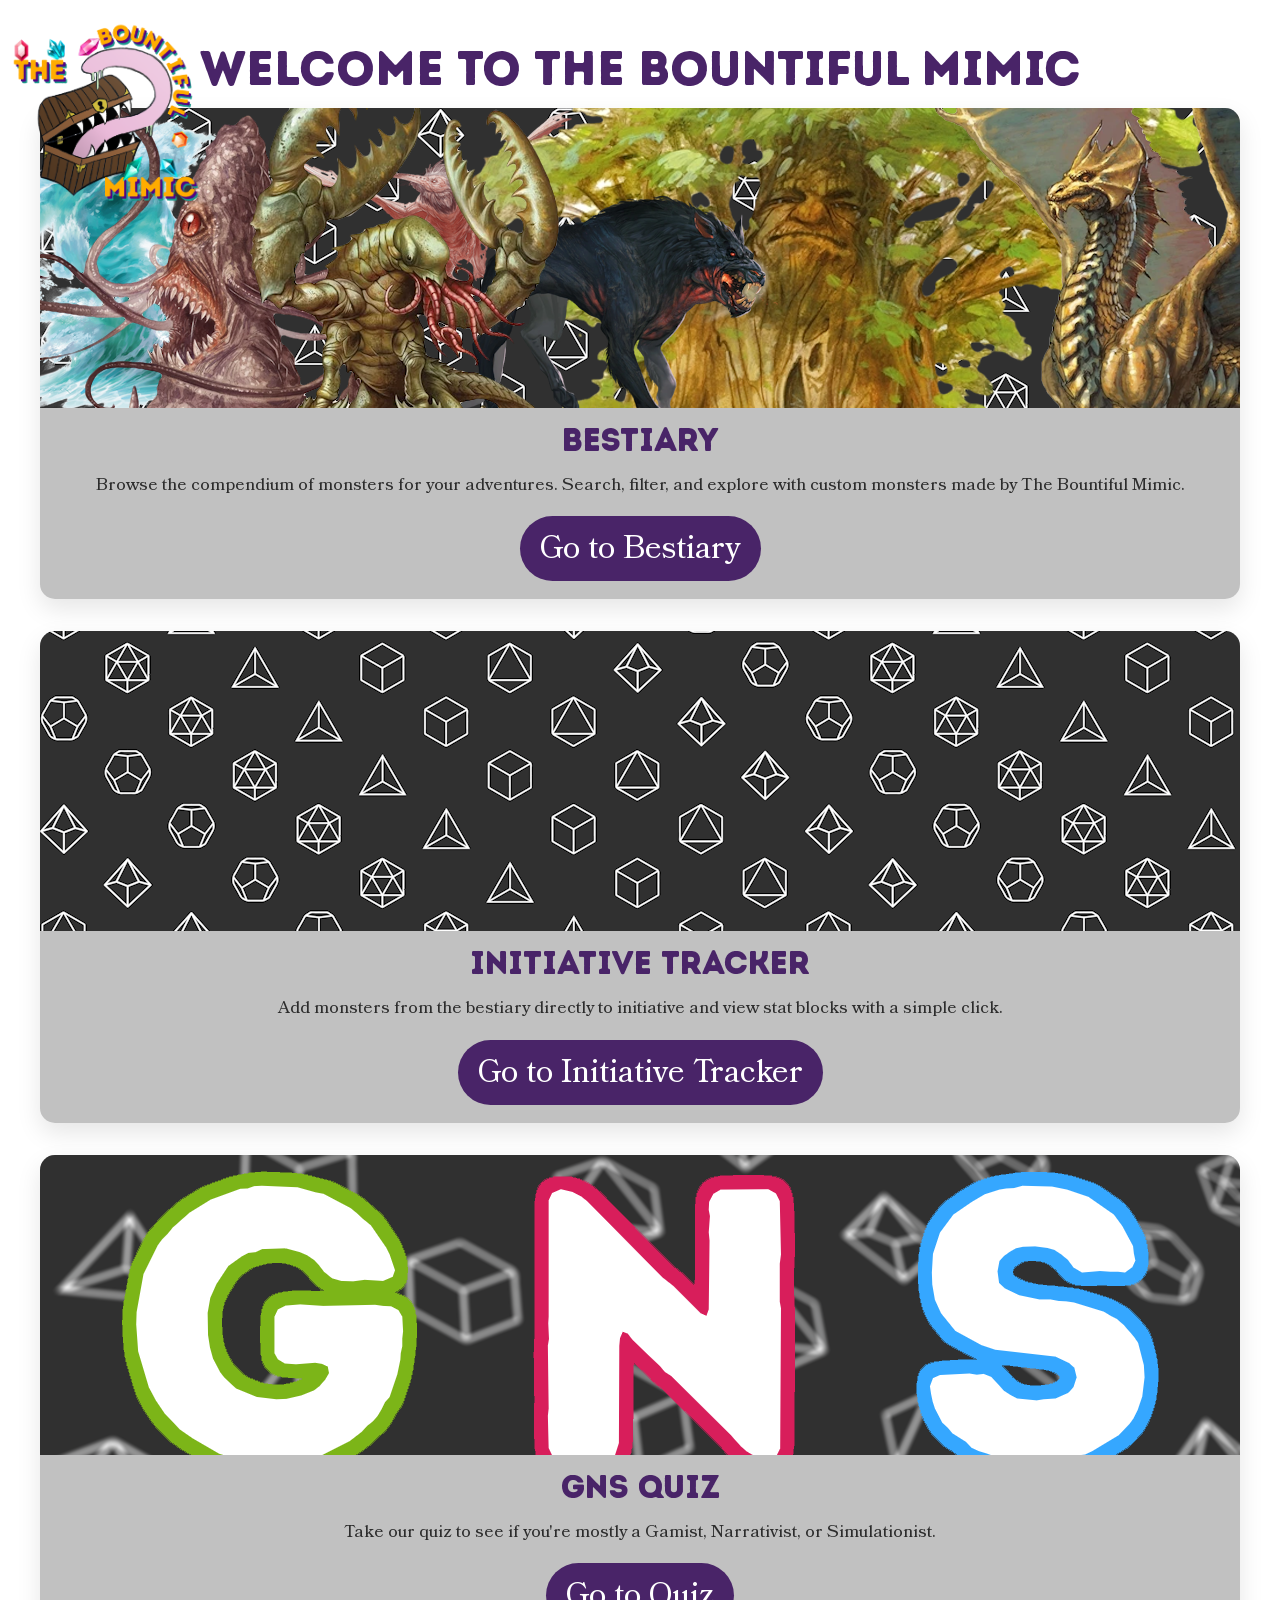
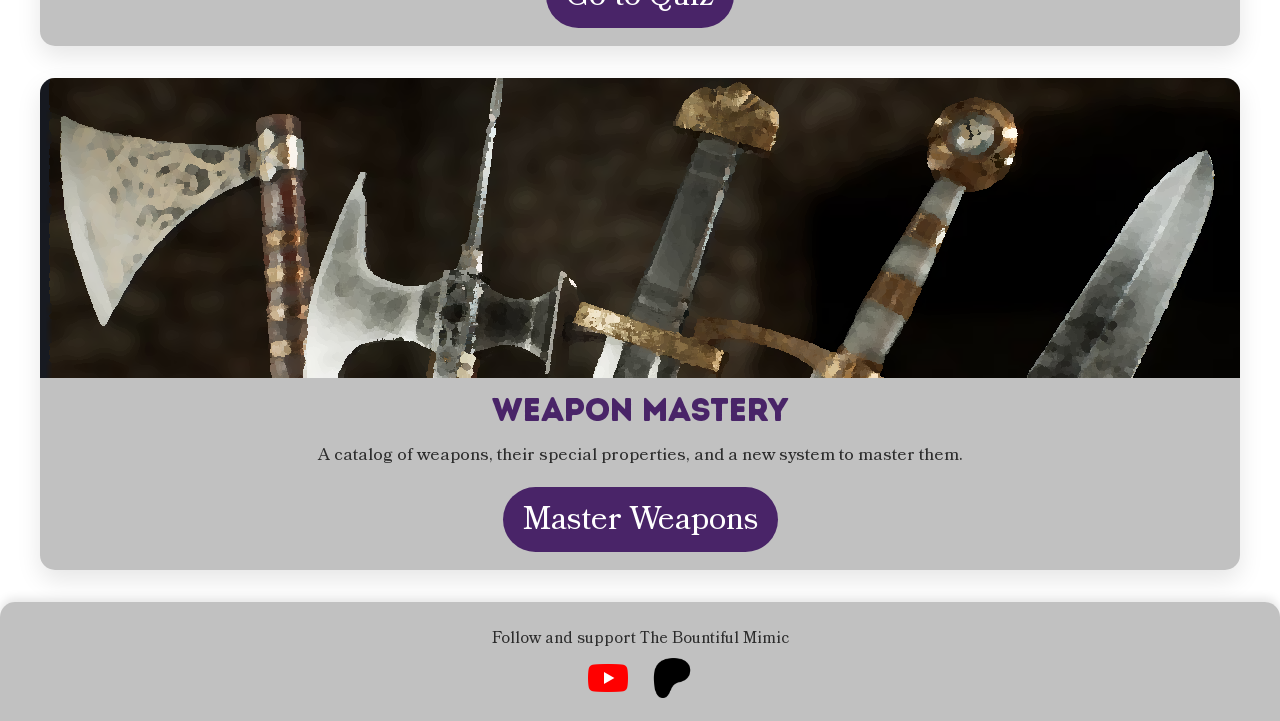
<file: index.html>
<!DOCTYPE html>
<html lang="en">
<head>
  <link rel="shortcut icon" type="image/x-icon" href="images/favicon.ico">
  <meta charset="UTF-8">
  <title>The Bountiful Mimic</title>
  <link rel="stylesheet" href="css/style.css">
  <style>
    body {
      font-family: 'Bookmania', Georgia, serif;
      background-image: url("https://i.imgur.com/8XflKRc.png");
      background-attachment: fixed;
      background-size: cover;
      color: #2c2c2c;
      margin: 0;
      padding: 0;
    }

    header {
      text-align: center;
      padding-top: 2rem;
      padding-bottom: .25rem;
      padding-right: 1rem;
      padding-left: 1rem;
    }

    header img.logo {
      width: 200px;
      margin-bottom: 1rem;
    }

    header h1 {
      font-weight: 700;
      color: #492468;
      font-size: 3rem;
      text-shadow: 1px 0 10px white;
    }

    header p {
      font-size: 1.2rem;
      margin-bottom: 1rem;
      color: #2c2c2c;
    }

    .module-wrapper {
      display: flex;
      flex-direction: column;
      align-items: center;
      margin-bottom: 2rem;
      margin-left: auto;
      margin-right: auto;
      max-width: 1200px;
      background: rgba(100,100,100,0.4);
      border-radius: 15px;
      box-shadow: 0 10px 25px rgba(0,0,0,0.1);
      overflow: hidden;
      transition: transform 0.2s ease;
    }

    .module-wrapper:hover {
      transform: translateY(-5px);
    }

    .module-wrapper img {
      width: 100%;
      max-height: 300px;
      object-fit: cover;
    }

    .module-content {
      padding: 0.5rem;
      text-align: center;
    }

    .module-content h2 {
      font-family: 'IntroRust', Georgia, serif;
      font-size: 2rem;
      color: #492468;
      margin-bottom: 0.5rem;
    }

    .module-content p {
      font-size: 1.1rem;
      color: #2c2c2c;
    }

    .module-content button {
      font-family: 'Bookmania', Georgia, serif;
      padding: 10px 20px;
      font-size: 2rem;
      cursor: pointer;
      text-decoration: none;
      margin: 10px;
    }

    footer {
      text-align: center;
      background: rgba(100,100,100,0.4);
      border-radius: 15px 15px 0 0;
      padding: 1rem;
      margin-top: 2rem;
      box-shadow: 0 -4px 10px rgba(0,0,0,0.1);
    }

    .social-links {
      display: flex;
      justify-content: center;
      gap: 1.5rem;
      margin-top: 0.5rem;
    }

    .social-links a img {
      width: 40px;
      height: 40px;
      transition: transform 0.2s ease;
    }

    .social-links a img:hover {
      transform: scale(1.1);
    }

    @media (max-width: 600px) {
      .module-wrapper {
        margin: 1rem;
      }
    }
  </style>
</head>
<body>
  <img class="fixed-image" src="images/LogoFinalGems.png" alt="TBM Logo">

  <header>
    <h1>Welcome to The Bountiful Mimic</h1>
  </header>

  <!-- Bestiary Module -->
  <div class="module-wrapper">
    <img src="images/bestiary-banner.png" alt="Bestiary Banner">
    <div class="module-content">
      <h2>Bestiary</h2>
      <p>Browse the compendium of monsters for your adventures. Search, filter, and explore with custom monsters made by The Bountiful Mimic.</p>
      <button><a class="nav-link" href="/bestiary">Go to Bestiary</a></button>
    </div>
  </div>

  <!-- Initiative Tracker Module -->
  <div class="module-wrapper">
    <img src="images/initiative-banner.png" alt="Initiative Tracker Banner">
    <div class="module-content">
      <h2>Initiative Tracker</h2>
      <p>Add monsters from the bestiary directly to initiative and view stat blocks with a simple click.</p>
      <button><a class="nav-link" href="/initiative">Go to Initiative Tracker</a></button>
    </div>
  </div>
  
  <!-- GNS Quiz Module -->
  <div class="module-wrapper">
    <img src="images/gns-banner.png" alt="GNS Banner">
    <div class="module-content">
      <h2>GNS Quiz</h2>
      <p>Take our quiz to see if you're mostly a Gamist, Narrativist, or Simulationist.</p>
      <button><a class="nav-link" href="/GNSQuiz">Go to Quiz</a></button>
    </div>
  </div>
   <!-- Weapon Mastery Module -->
  <div class="module-wrapper">
    <img src="images/weapons-banner.png" alt="Weapons Banner">
    <div class="module-content">
      <h2>Weapon Mastery</h2>
      <p>A catalog of weapons, their special properties, and a new system to master them.</p>
      <button><a class="nav-link" href="/weaponmastery">Master Weapons</a></button>
    </div>
  </div>

  <!-- Footer with Social Links -->
  <footer>
    <p>Follow and support The Bountiful Mimic</p>
    <div class="social-links">
      <a href="https://www.youtube.com/@thebountifulmimic" target="_blank">
        <img src="images/youtube-icon.png" alt="YouTube">
      </a>
      <a href="https://www.patreon.com/thebountifulmimic" target="_blank">
        <img src="images/patreon-icon.png" alt="Patreon">
      </a>
    </div>
  </footer>

</body>
</html>
</file>
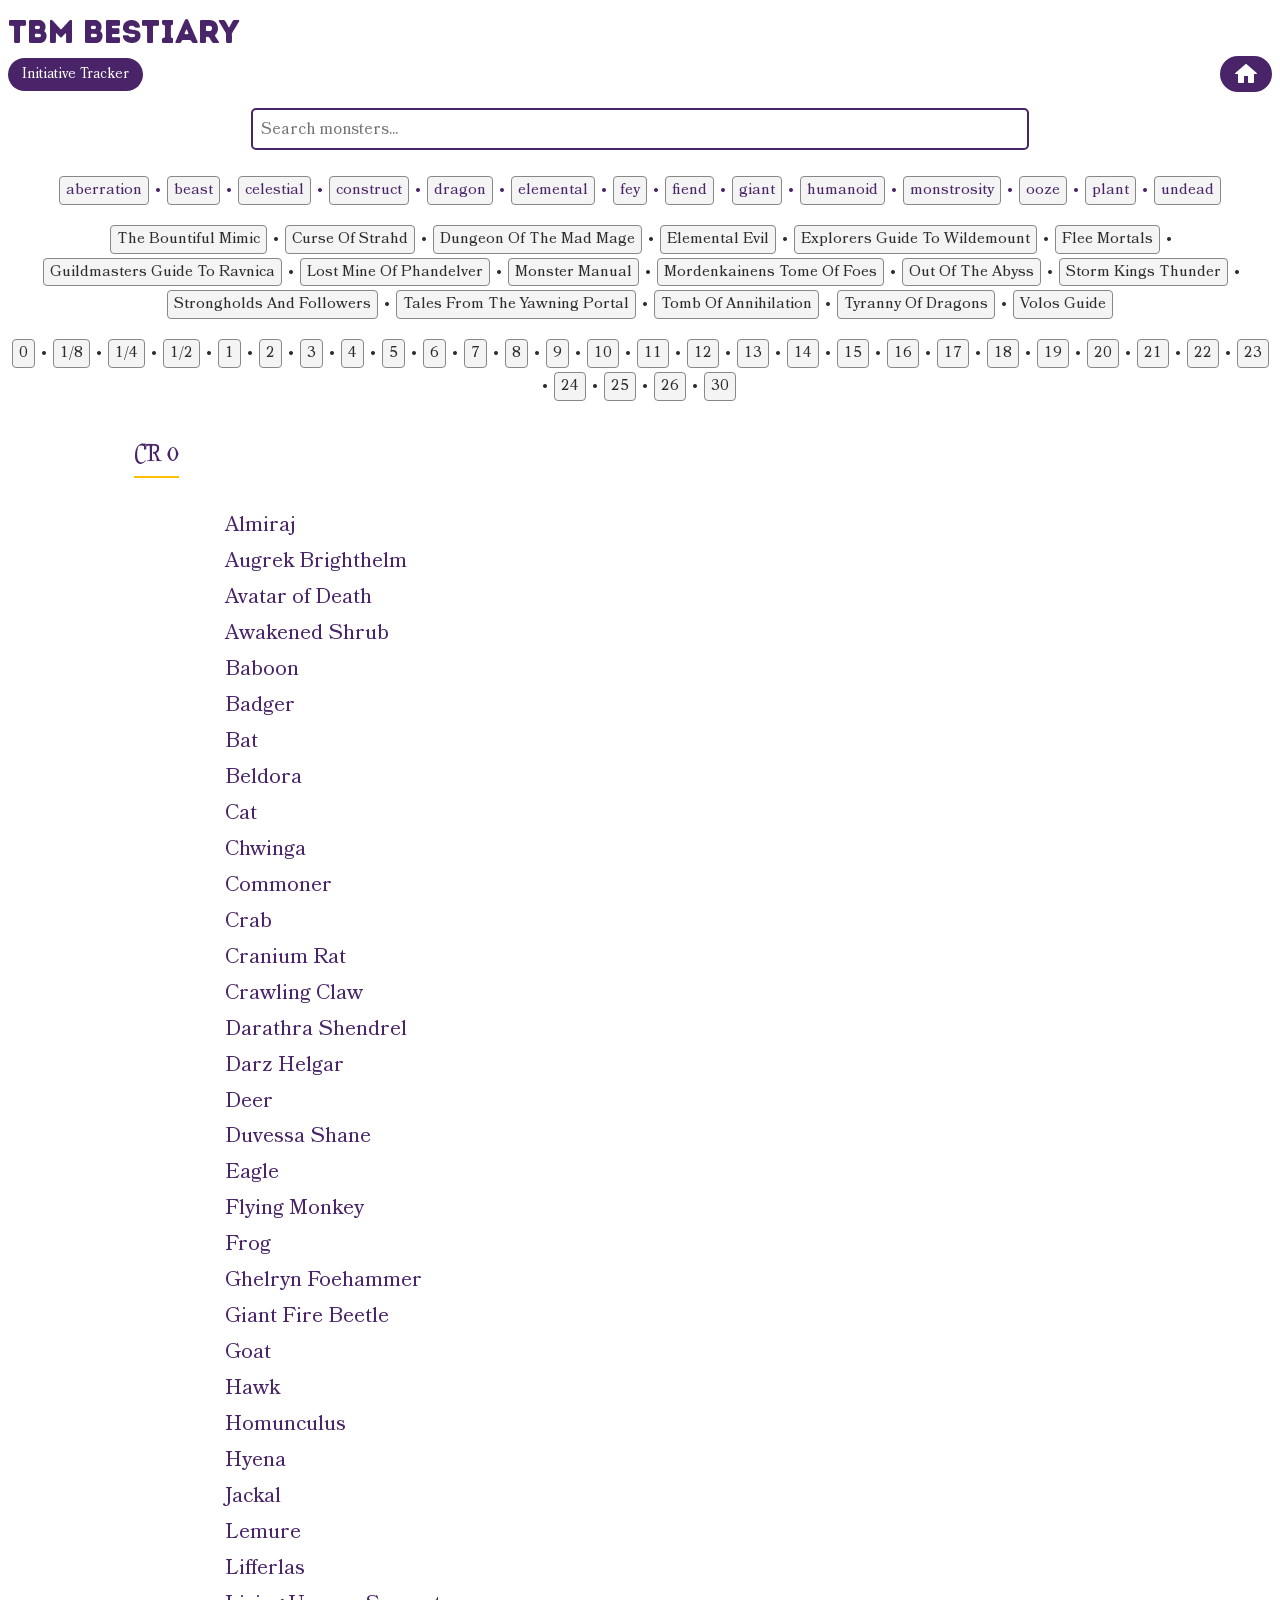
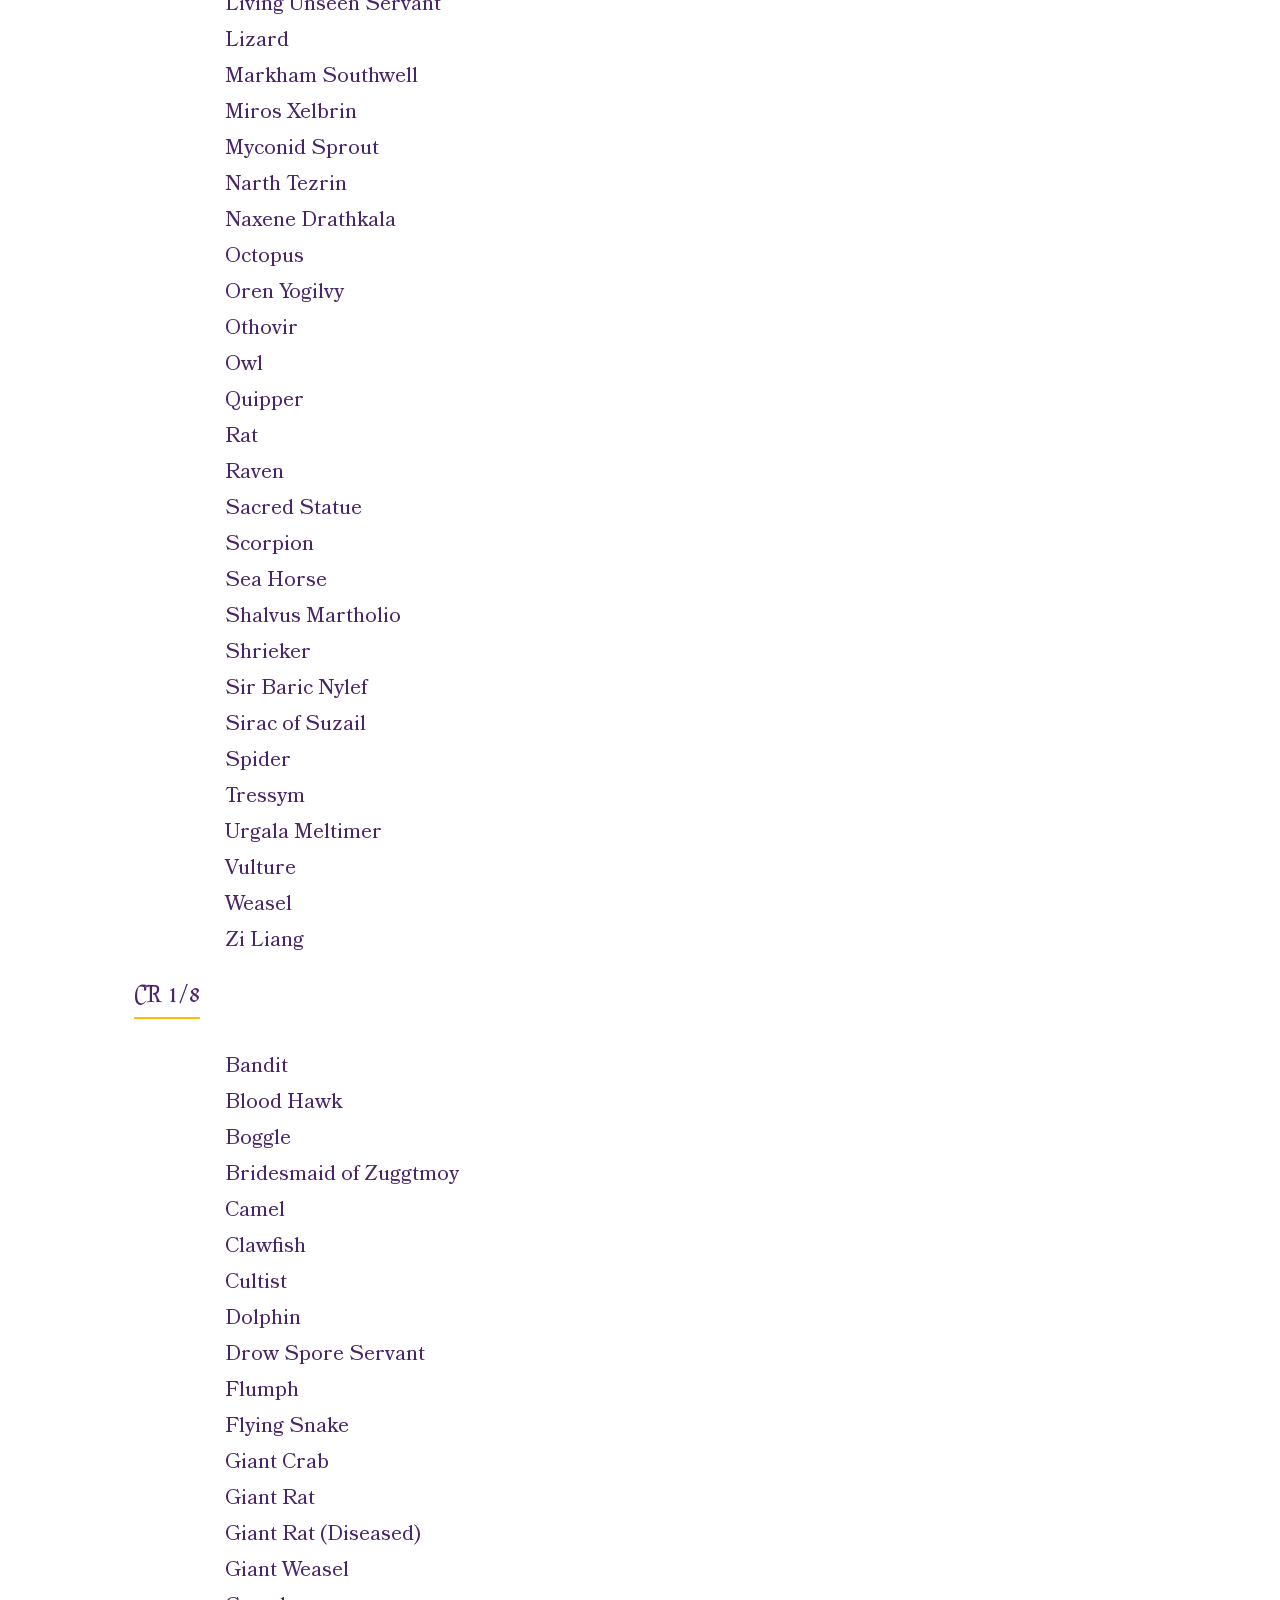
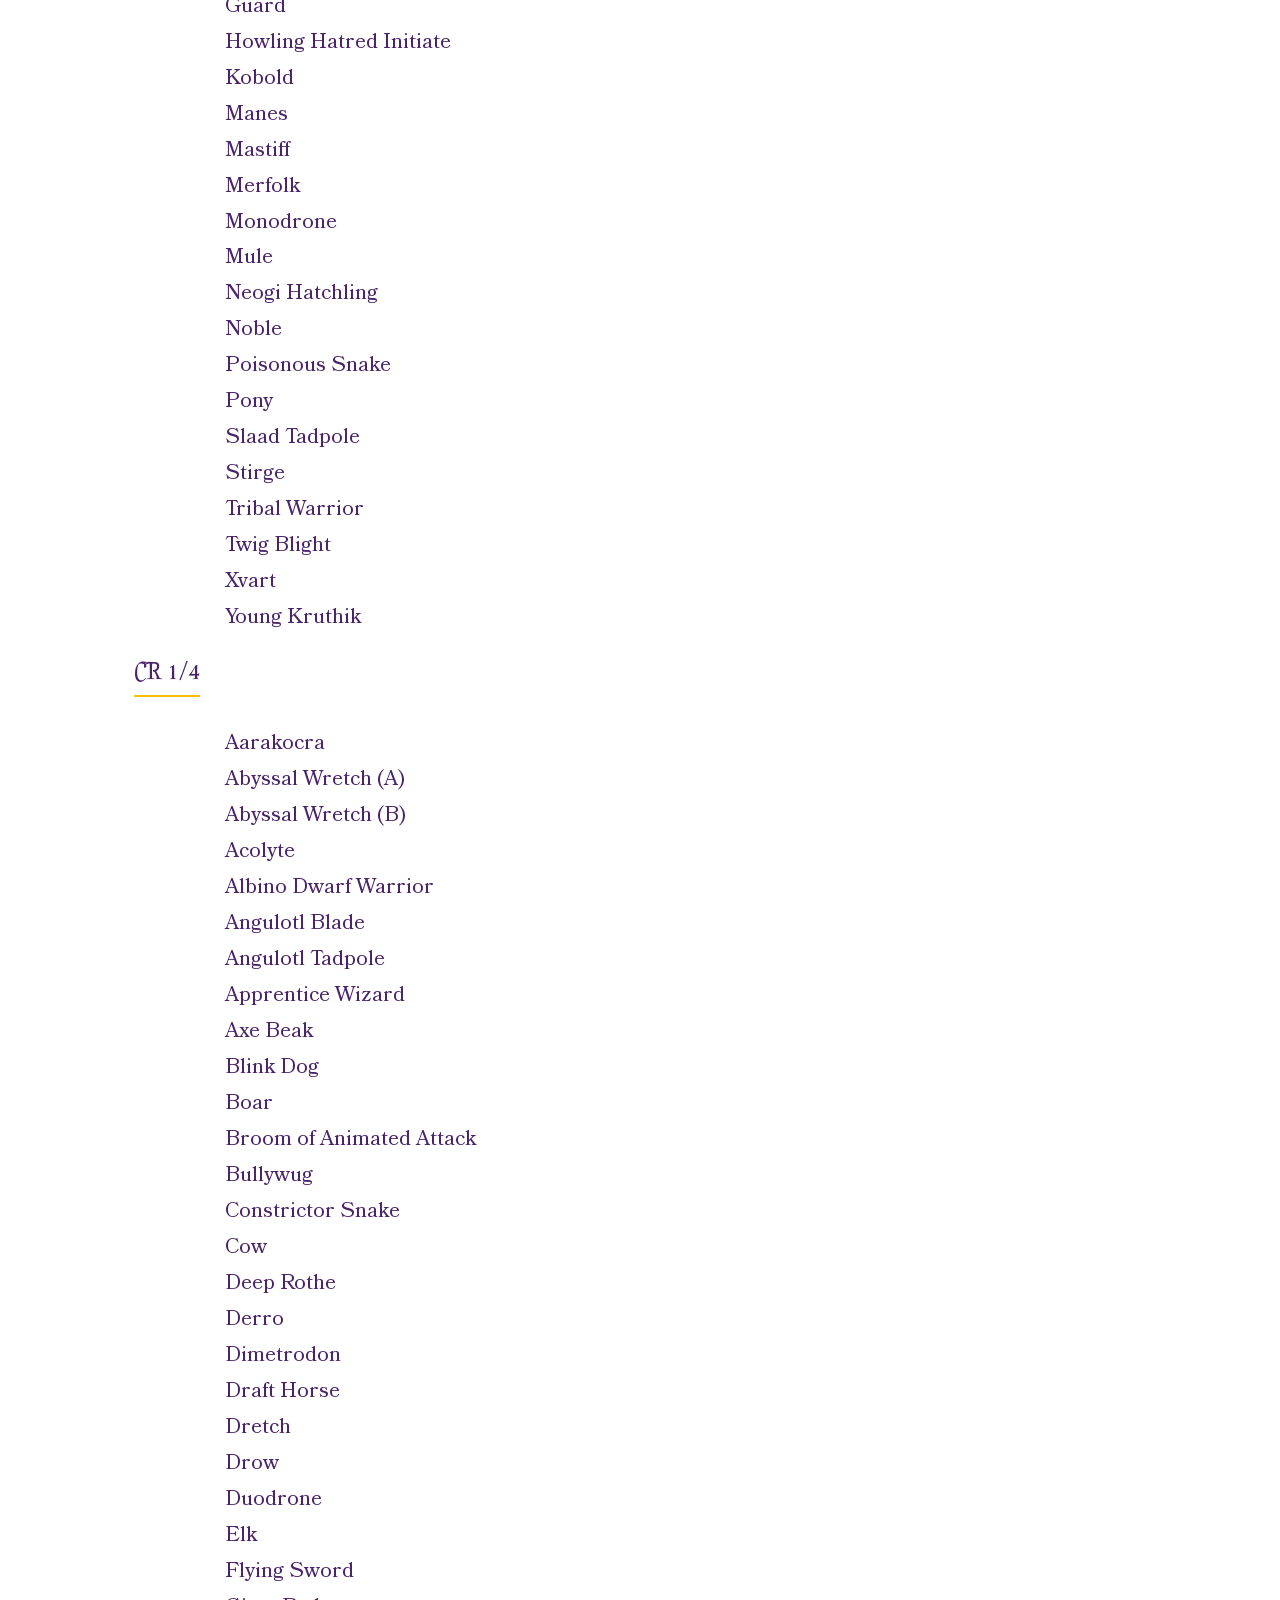
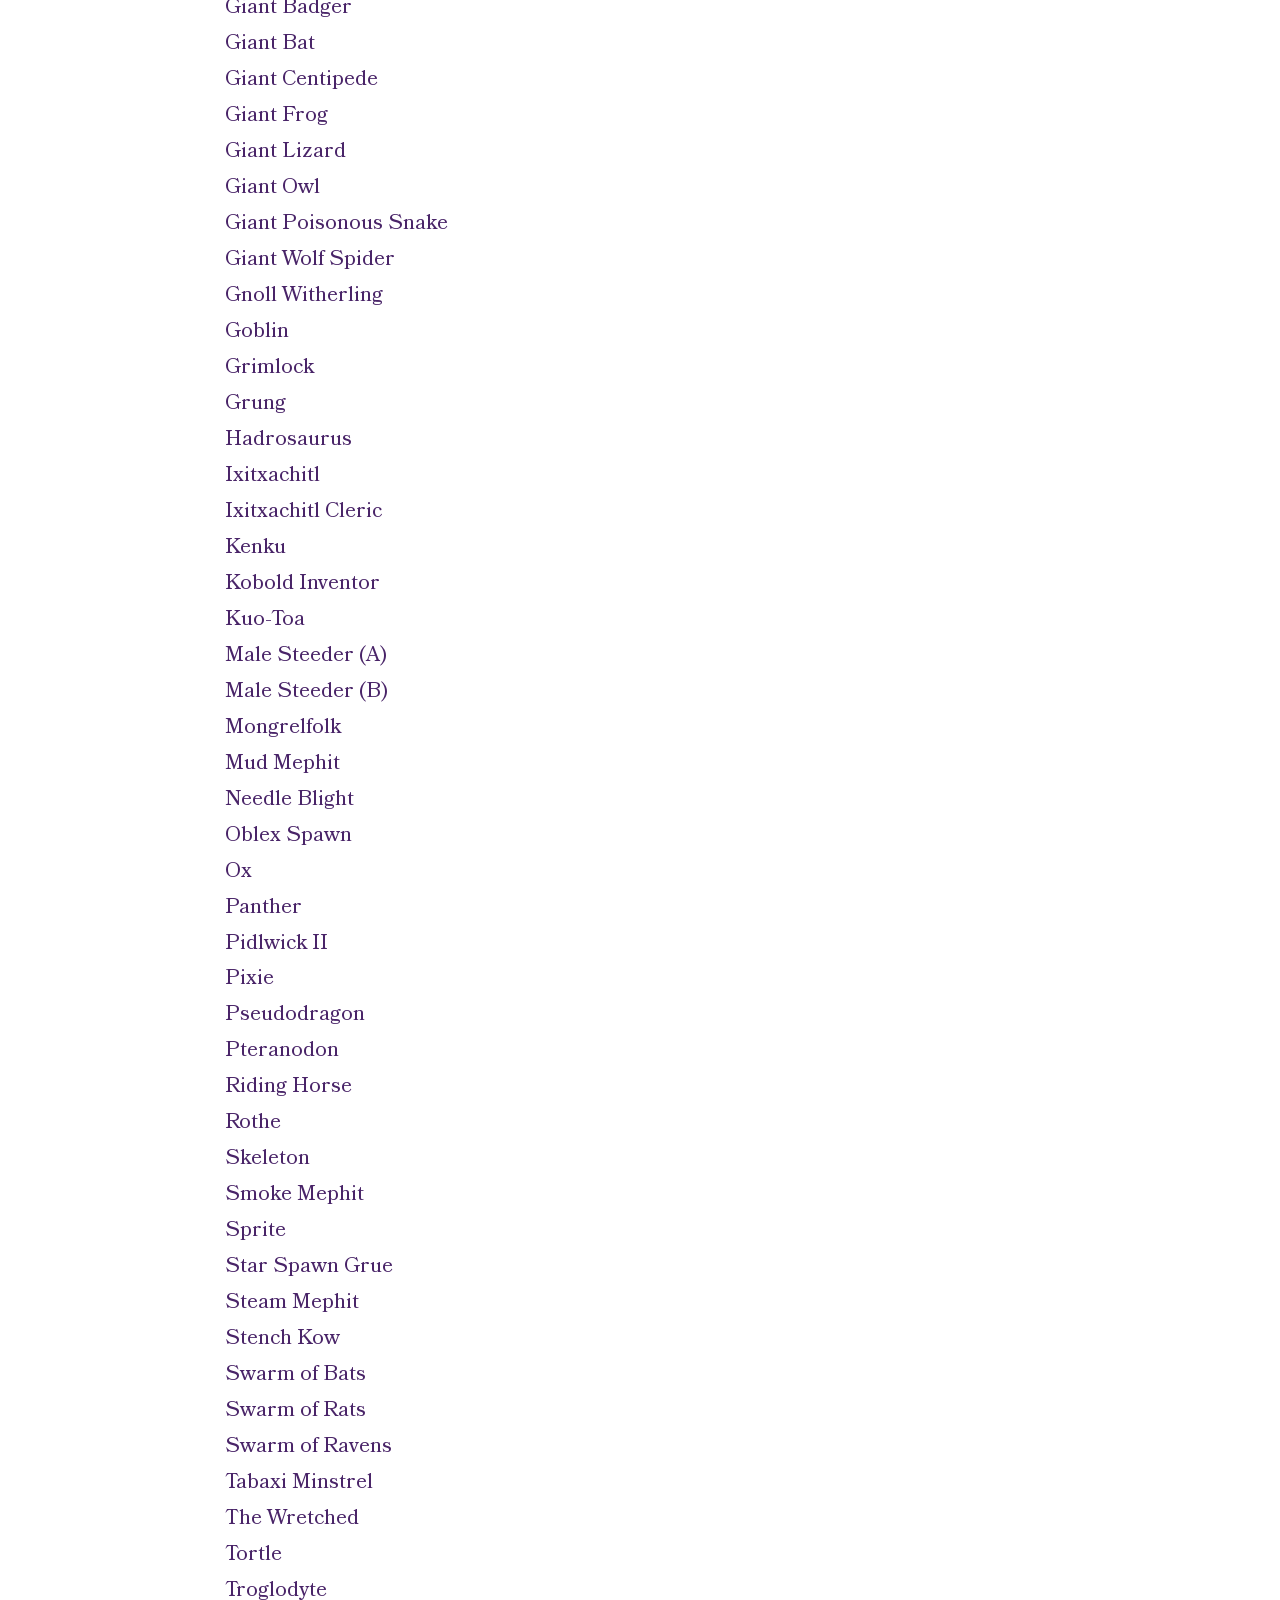
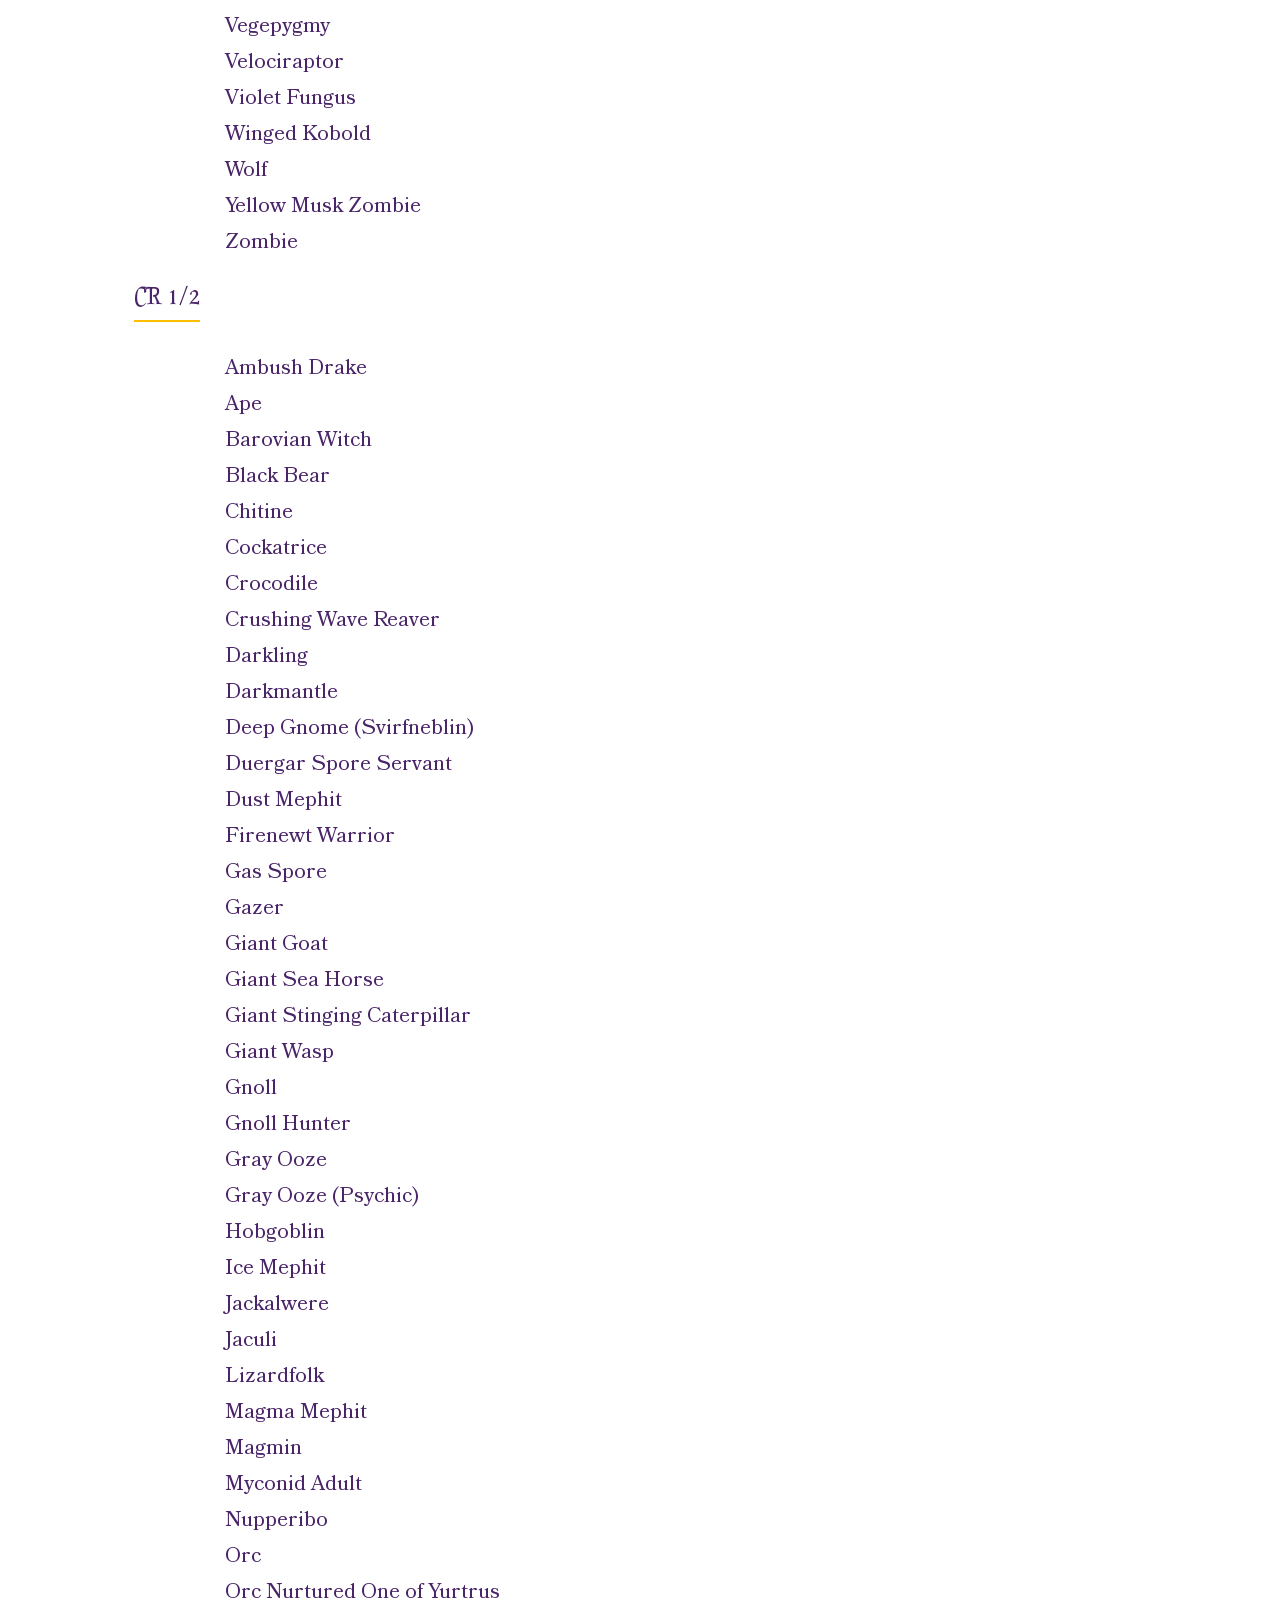
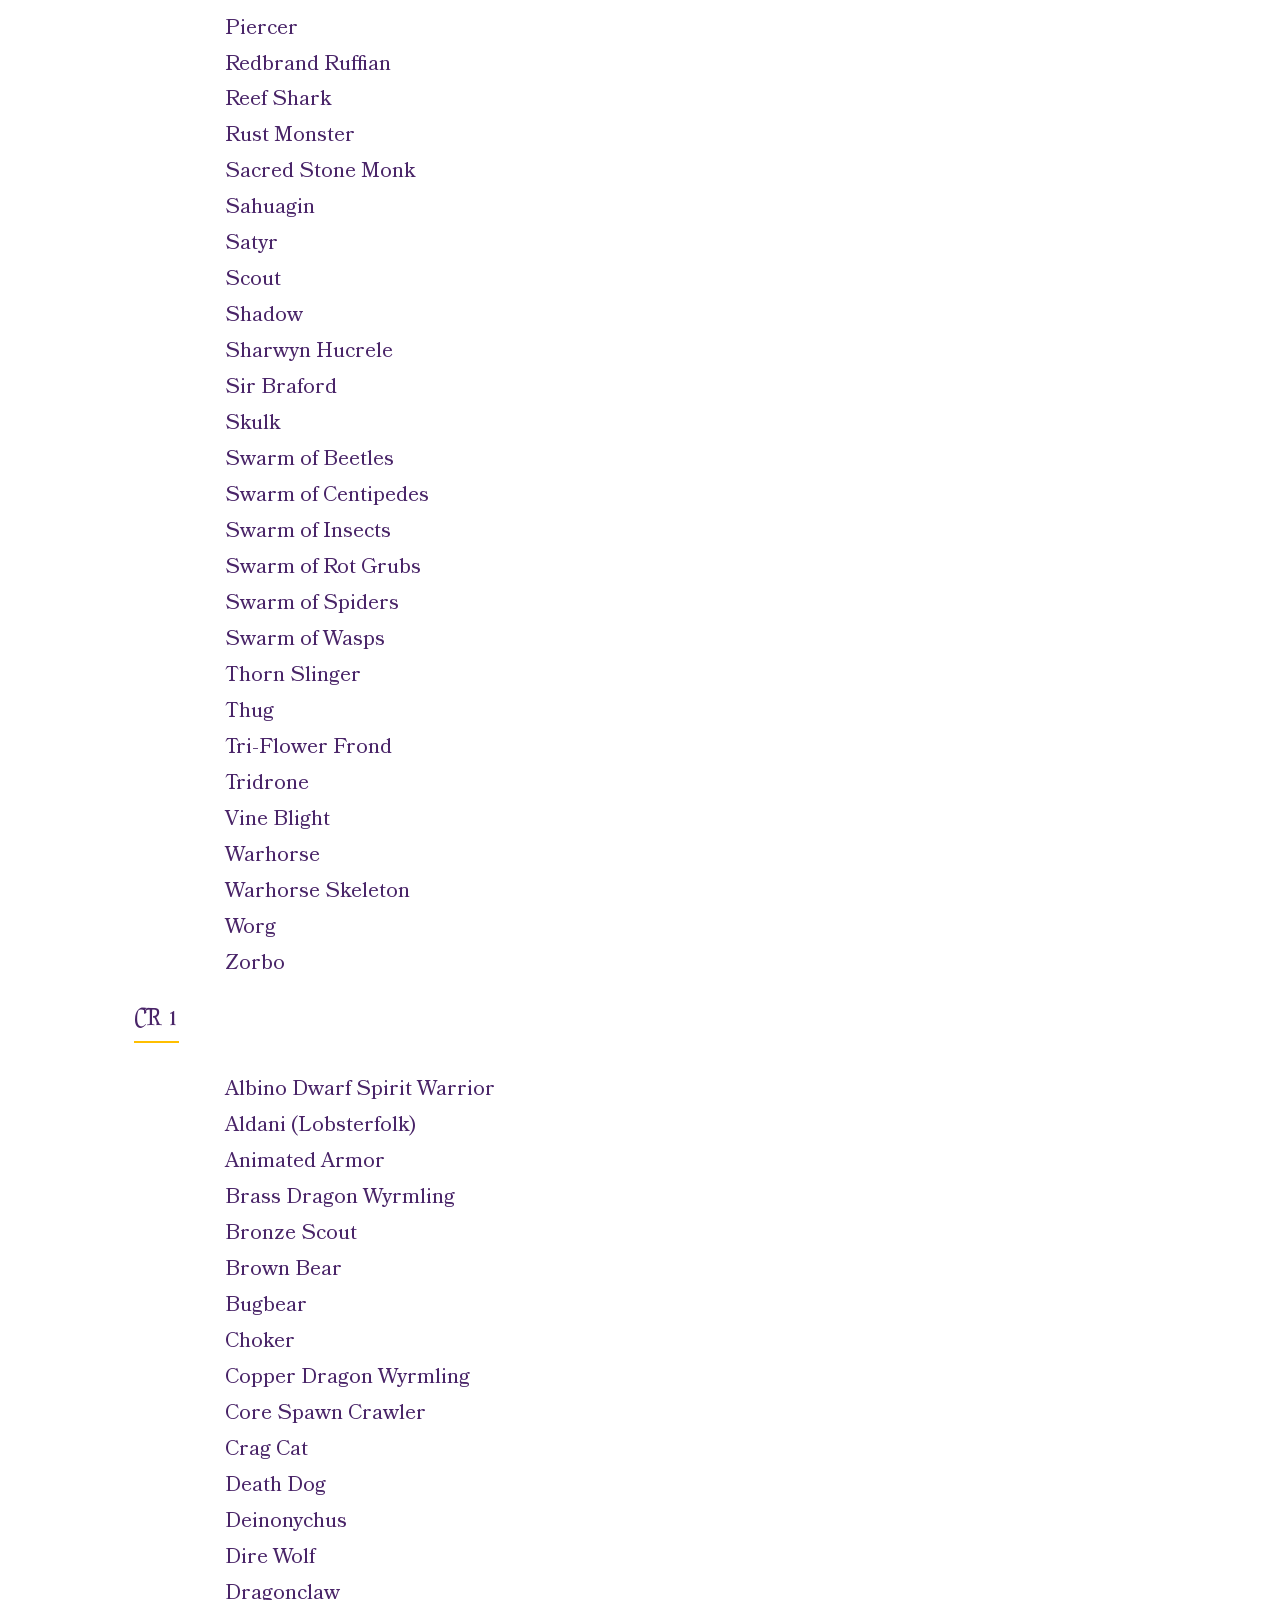
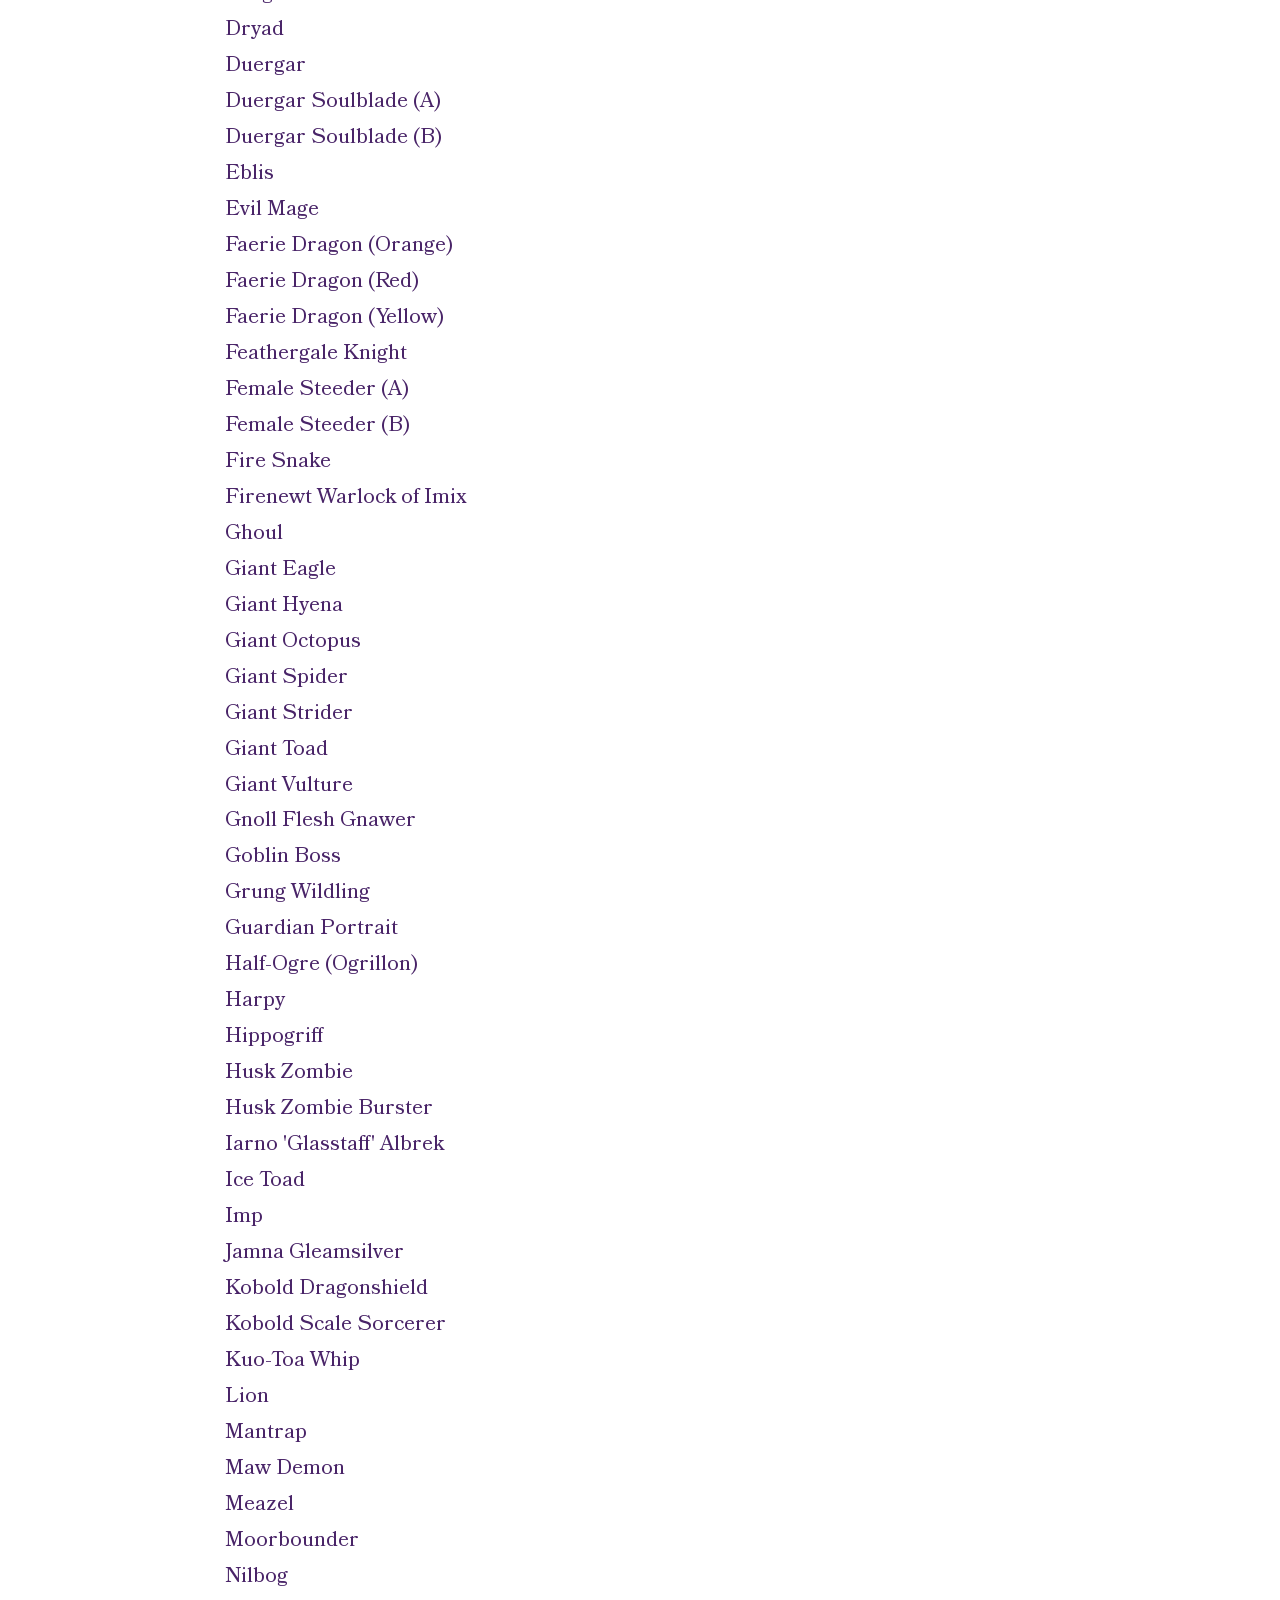
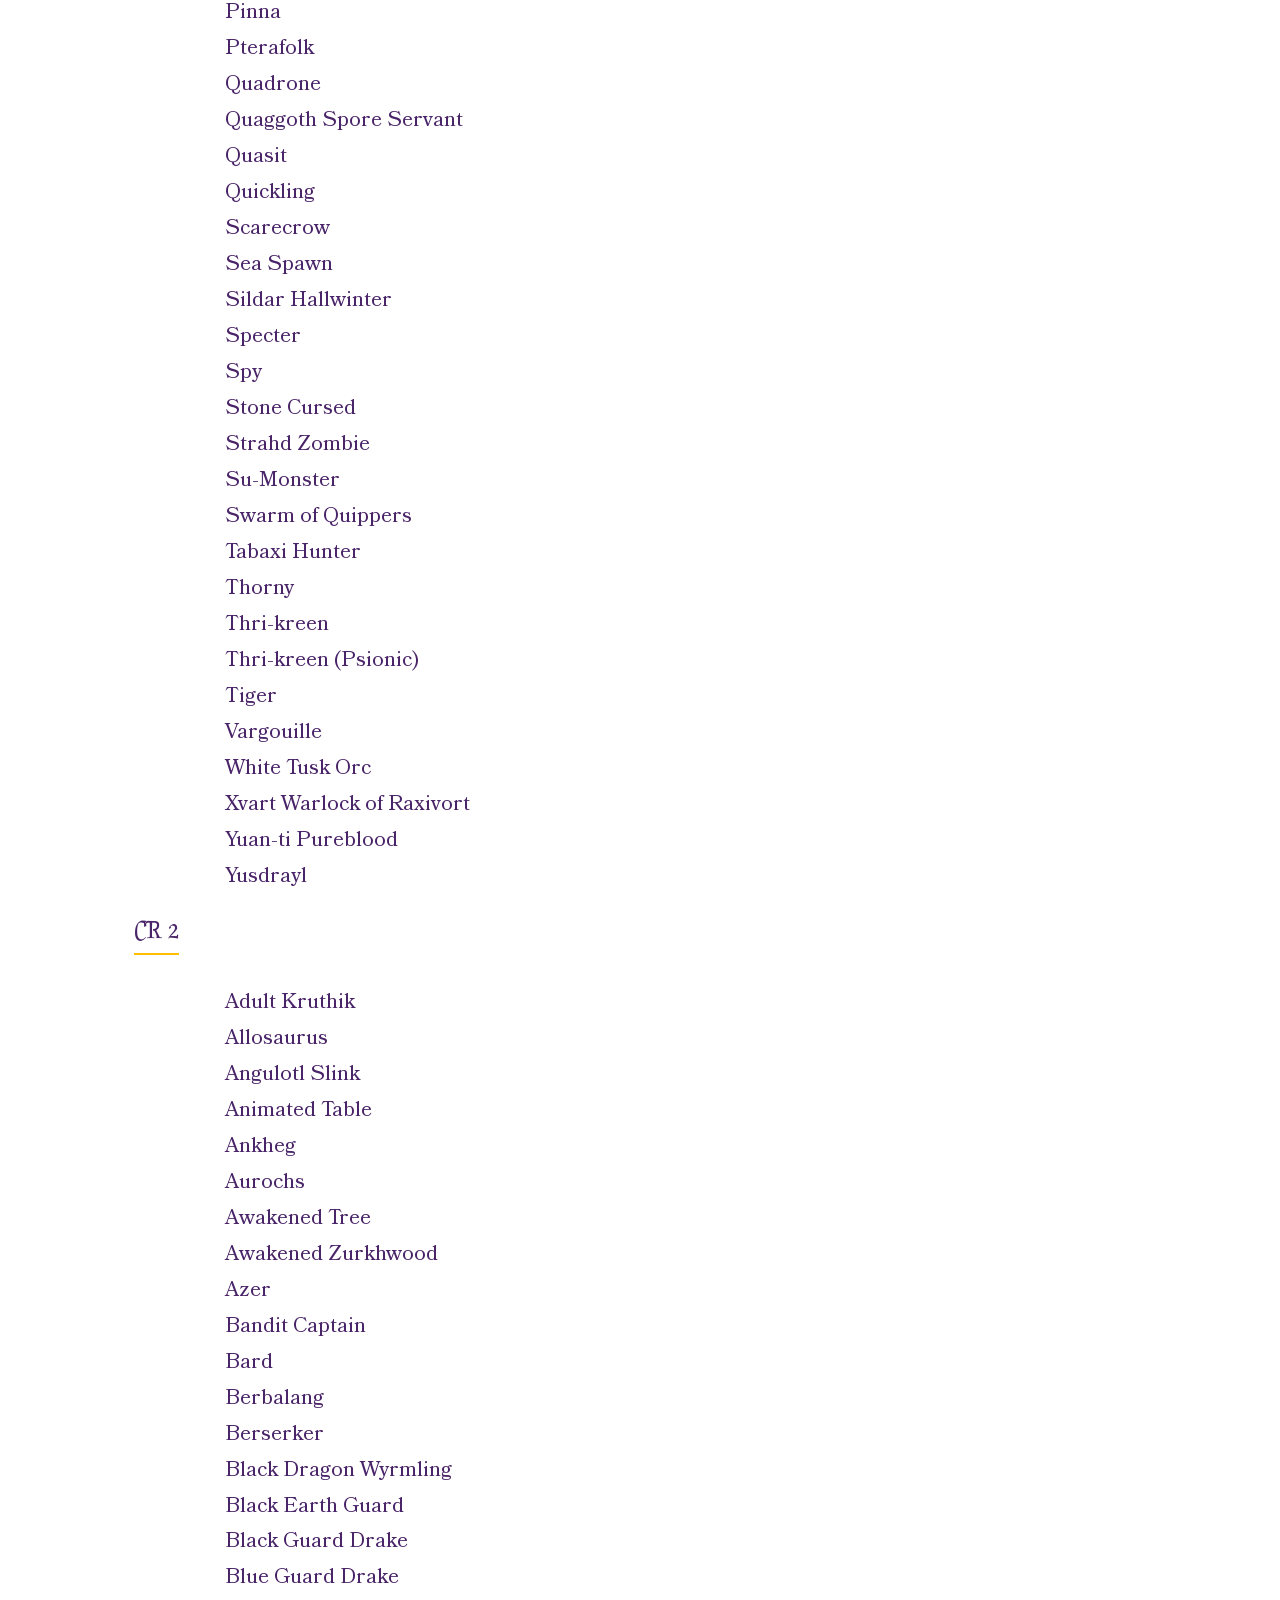
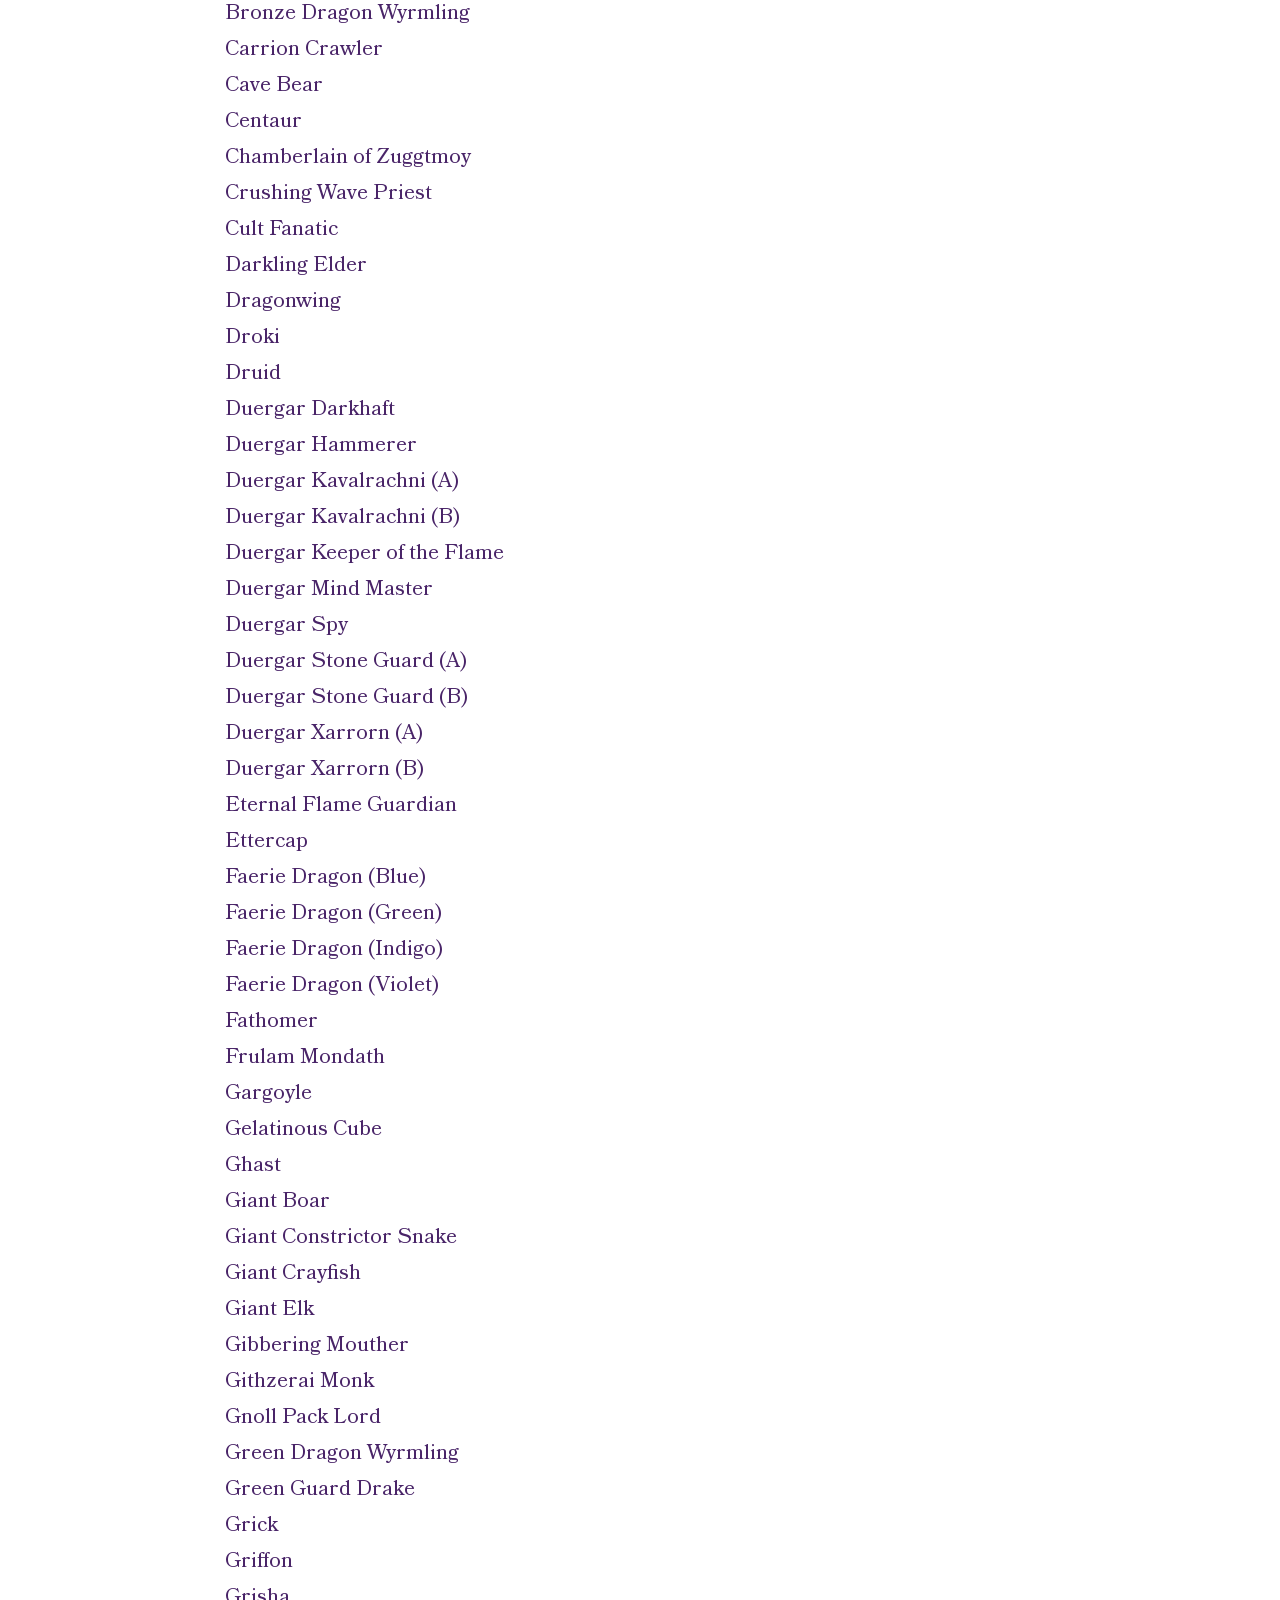
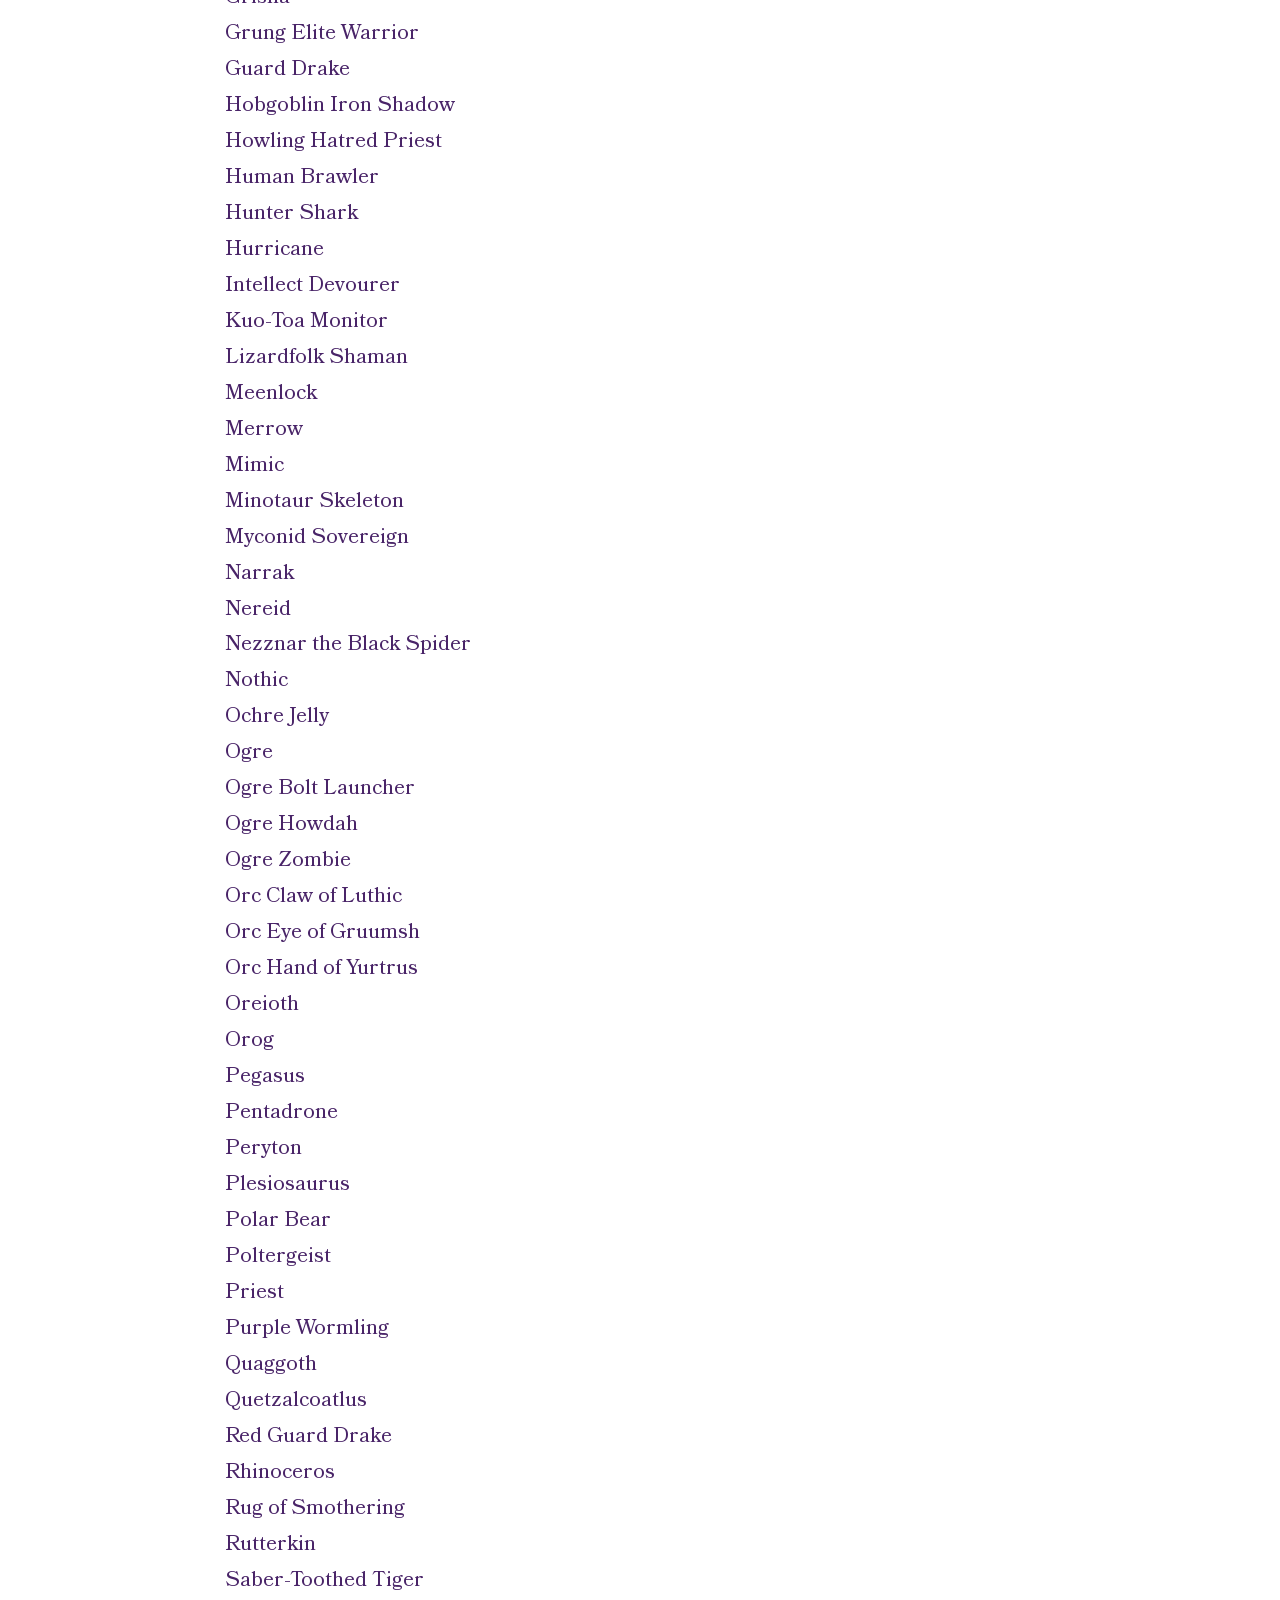
<file: bestiary.html>
<!DOCTYPE html>
<html lang="en">
<head>
  <meta charset="UTF-8">
  <title>TBM Bestiary</title>
  <link rel="stylesheet" href="css/style.css">
</head>
<body>
  <div class="wrapper">

    <h1>TBM Bestiary</h1>

		<div class="nav-buttons">
	  
	  <a class="nav-link" href="/initiative">Initiative Tracker</a>

	  <a class="nav-link" href="/">
		<img src="images/homeicon.png" alt="Home">
	  </a>
	</div>


    <!-- =========================
         Search Bar
         ========================= -->
    <input type="text" id="search" placeholder="Search monsters...">

    <!-- =========================
         Type Filters
         ========================= -->
    <nav id="creature-types" class="filter-bar"></nav>

    <!-- =========================
         Source Filters
         ========================= -->
    <nav id="source-filters" class="filter-bar"></nav>

    <!-- =========================
         CR Filters
         ========================= -->
    <nav id="cr-filters" class="filter-bar"></nav>

    <!-- =========================
         Monster List
         ========================= -->
    <div id="monster-list"></div>

  </div>

  <script src="js/index.js"></script>
</body>
</html>
</file>
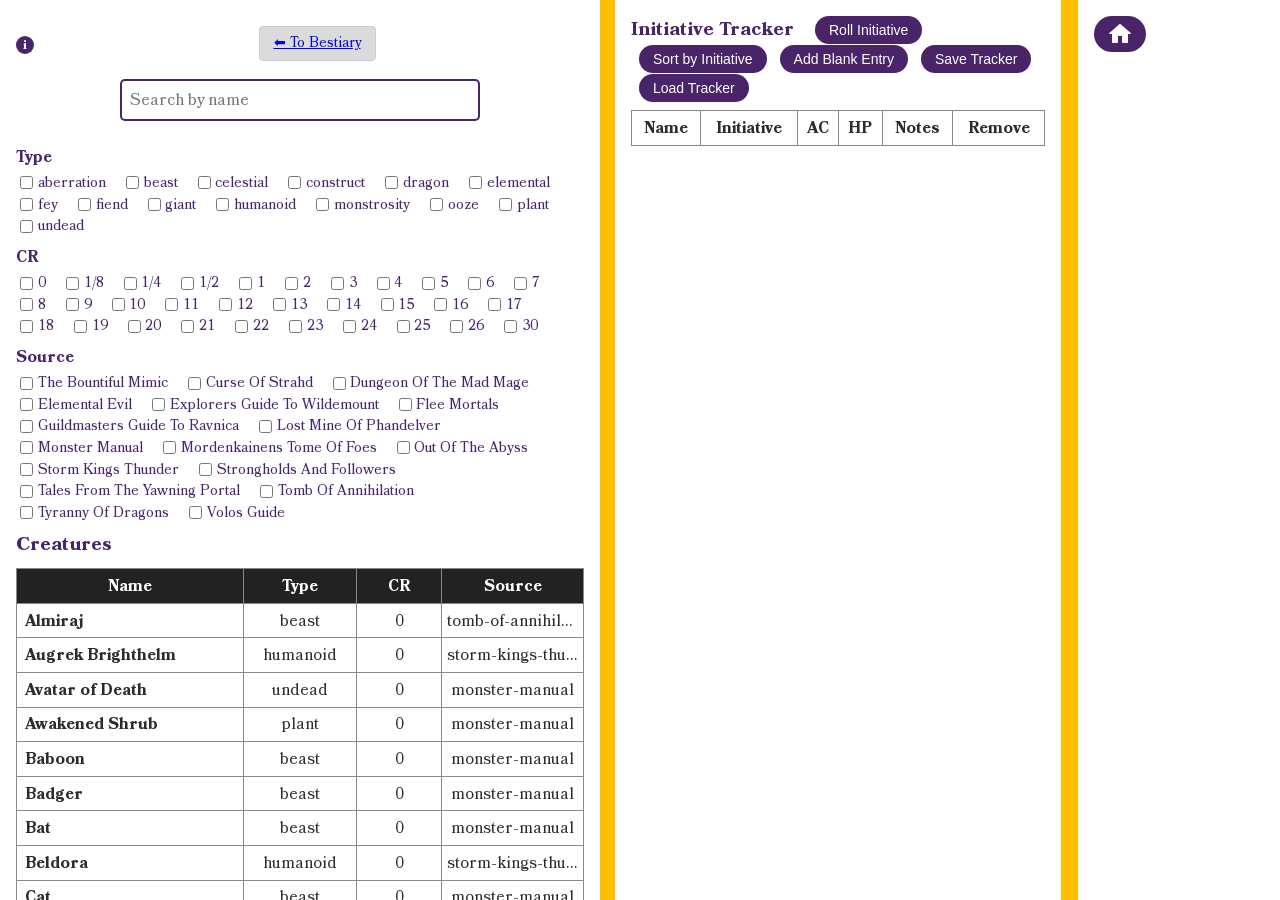
<file: initiative.html>
<!DOCTYPE html>
<html lang="en">
<head>
  <meta charset="UTF-8">
  <title>Initiative Tracker</title>
  <link rel="stylesheet" href="css/style.css">
  <style>
    body, html {
      height: 100%;
      margin: 0;
      padding: 0;
      display: flex;
      font-family: 'Bookmania', Georgia, serif;
    }

    .panel {
      padding: 1rem;
      overflow-y: auto;
    }

    #left-panel {
      flex: 0 0 50%;
    }

    #middle-panel {
      flex: 0 0 35%;
      border-right: 2px solid #FFBF00;
    }

    #right-panel {
      width: 15%;
    }

    .filter-group {
      display: flex;
      flex-wrap: wrap;
      margin-bottom: 0.5rem;
    }

    .filter-group label {
      margin-right: 1rem;
      cursor: pointer;
      display: flex;
      align-items: center;
      font-size: 0.9rem;
    }

    .filter-group input[type="checkbox"] {
      margin-right: 0.3rem;
    }

    #monster-list {
      margin-top: 1rem;
    }

    .monster-link {
      cursor: pointer;
      margin: 0.2rem 0.5rem 0.2rem 0;
    }

    .monster-link:hover {
      color: #FFBF00;
    }

    table {
      width: 100%;
      border-collapse: collapse;
    }

    th, td {
      border: 1px solid #888;
      padding: 0.3rem;
      text-align: center;
    }

    .remove-btn {
      cursor: pointer;
      background: #492468;
      color: white;
      border: none;
      border-radius: 4px;
      padding: 0.2rem 0.5rem;
    }

    /* === Info Hover === */
    .info-container {
      display: inline-block;
      position: relative;
      margin-right: 0.5rem;
      cursor: help;
    }

    .info-icon {
      background-color: #492468;
      color: white;
      border-radius: 50%;
      width: 18px;
      height: 18px;
      text-align: center;
      font-size: 0.8rem;
      line-height: 18px;
      display: inline-block;
      font-weight: bold;
    }

    .info-tooltip {
      visibility: hidden;
      opacity: 0;
      width: 240px;
      background-color: #fefefe;
      color: #000;
      text-align: left;
      border-radius: 6px;
      padding: 0.5rem;
      position: absolute;
      top: 25px;
      left: 0;
      z-index: 10;
      box-shadow: 0px 2px 6px rgba(0,0,0,0.3);
      transition: opacity 0.2s ease;
    }

    .info-container:hover .info-tooltip {
      visibility: visible;
      opacity: 1;
    }

  </style>
</head>
<body>

<!-- Left Panel -->
<div id="left-panel" class="panel">
  <div style="display: flex; align-items: center; gap: 0.5rem;">
    <!-- Info Hover Icon -->
    <div class="info-container">
      <span class="info-icon">i</span>
      <div class="info-tooltip">
        <!-- 🛈 Add your information text here -->
        <strong>Initiative Tracker Info:</strong><br>
        Click a creature on the left panel to add them to the middle initiative tracker.<br>
		To lock and view a creature's stat block, click on their name in the tracker.<br>
		Highlighting the HP value and typing + or - and then a number adds or subtracts HP respectively.<br>
        <!-- Replace or expand this section as needed -->
      </div>
    </div>

    <a id="go-back-btn" href="/bestiary" class="button">⬅ To Bestiary</a>
  </div>

  <input id="search" type="text" placeholder="Search by name">
  <h4>Type</h4>
  <div id="type-filters" class="filter-group"></div>
  <h4>CR</h4>
  <div id="cr-filters" class="filter-group"></div>
  <h4>Source</h4>
  <div id="source-filters" class="filter-group"></div>
  <h2>Creatures</h2>
  <table id="creature-table" class="creature-table">
    <thead>
      <tr>
        <th>Name</th>
        <th>Type</th>
        <th>CR</th>
        <th>Source</th>
      </tr>
    </thead>
    <tbody id="monster-list"></tbody>
  </table>
</div>

<!-- Resizer between left and middle -->
<div class="resizer" id="resizer-left"></div>

<!-- Middle Panel -->
<div id="middle-panel" class="panel">
  <h2>
    Initiative Tracker
    <button id="roll-initiative-btn" style="margin-left: 1rem;">Roll Initiative</button>
    <button id="sort-initiative-btn" style="margin-left: 0.5rem;">Sort by Initiative</button>
    <button id="add-blank-btn" style="margin-left: 0.5rem;">Add Blank Entry</button>
    <button id="save-tracker-btn" style="margin-left: 0.5rem;">Save Tracker</button>
    <button id="load-tracker-btn" style="margin-left: 0.5rem;">Load Tracker</button>
    <input type="file" id="load-tracker-input" accept=".json" style="display:none;">
  </h2>
  <table id="initiative-table">
    <thead>
      <tr>
        <th>Name</th>
        <th>Initiative</th>
        <th>AC</th>
        <th>HP</th>
        <th>Notes</th>
        <th>Remove</th>
      </tr>
    </thead>
    <tbody id="tracker-body"></tbody>
  </table>
</div>

<!-- Resizer between middle and right -->
<div class="resizer" id="resizer-right"></div>

<!-- Right Panel -->
<div id="right-panel" class="panel">
  <div class="nav-buttons">
    <a class="nav-link" href="/">
      <img src="images/homeicon.png" alt="Home">
    </a>
  </div>
  <div id="stat-block"></div>
</div>

<script src="js/initiative.js"></script>
</body>
</html>
</file>
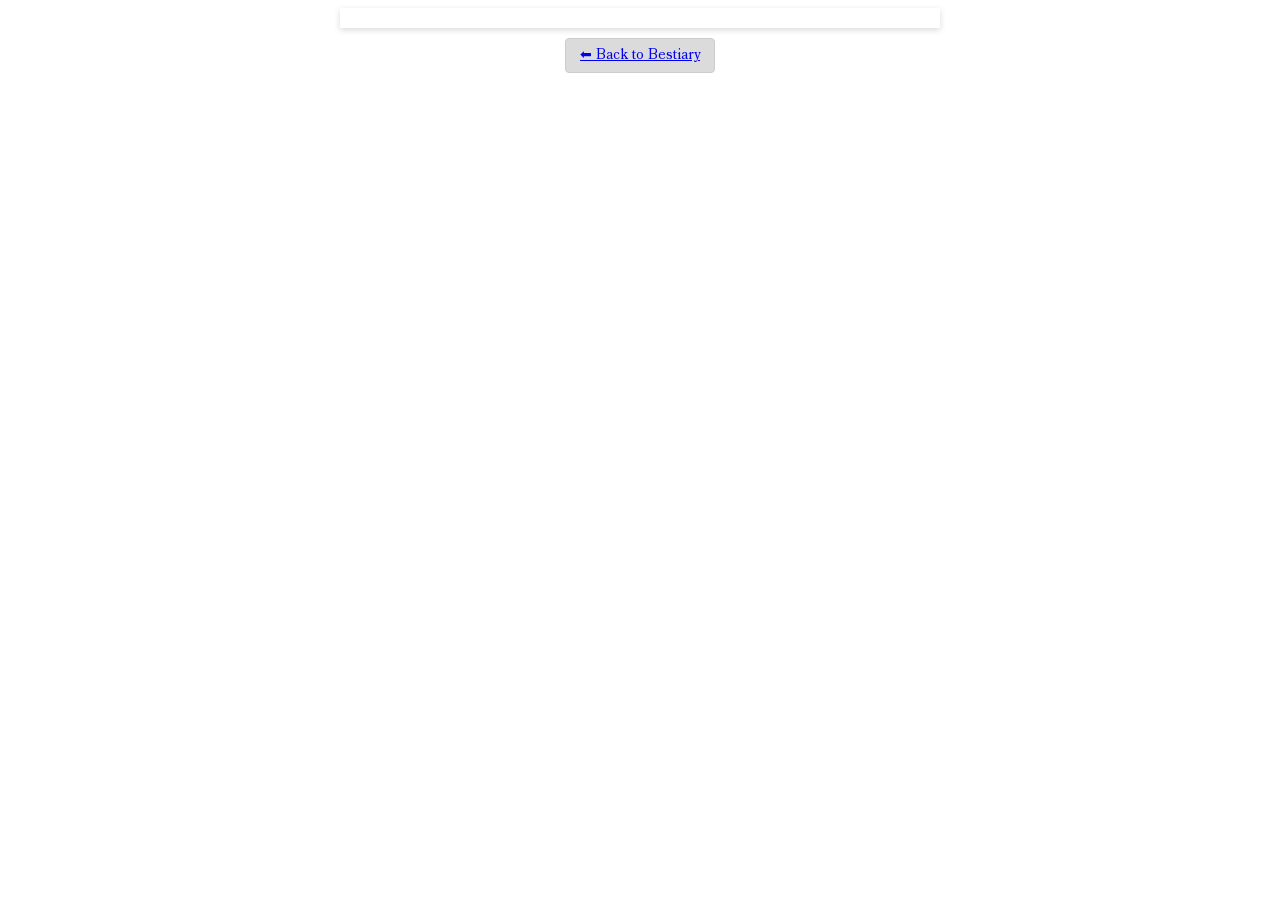
<file: monster.html>
<!DOCTYPE html>
<html>
<head>
  <meta charset="UTF-8">
  <title>Monster</title>
  <link rel="stylesheet" href="css/style.css">
</head>
<body>
  <div class="monsterwrapper">
    <div id="monster" class="stat-block"></div>
  </div>
  <a id="go-back-btn" href="/bestiary" class="panel-button">⬅ Back to Bestiary</a>
  <script src="js/monster.js"></script>
</body>
</html>
</file>
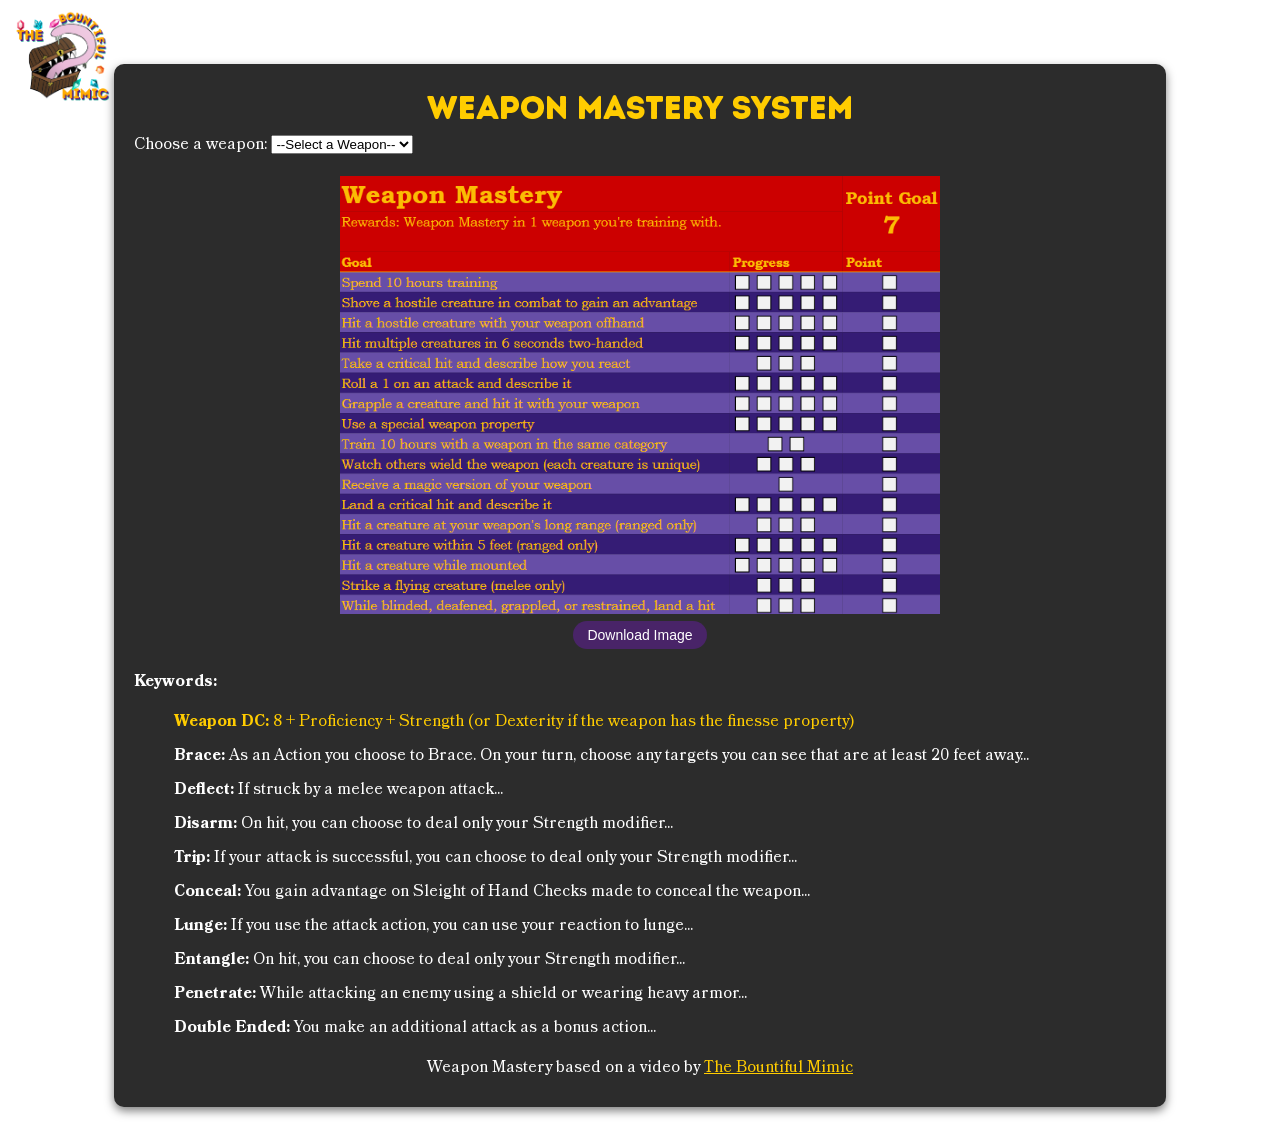
<file: weaponmastery.html>
<!DOCTYPE html>
<html lang="en">
<head>
  <meta charset="UTF-8">
  <meta name="viewport" content="width=device-width, initial-scale=1.0">
  <title>Weapon Mastery System</title>
  <link rel="stylesheet" href="css/style.css">
  <style>

    .container {
      background-color: #2c2c2c;
      margin: 20px auto;
      padding: 20px;
      border-radius: 10px;
      width: 80%;
      box-shadow: 0 4px 10px rgba(0, 0, 0, 0.5);
    }

    .image-container {
      margin-top: 20px;
    }

    .dropdown-container {
      margin-bottom: 20px;
    }

    table {
      margin: 20px auto;
      border-collapse: collapse;
      width: 50%;
      background-color: #3c3c3c;
      color: white;
    }

    td, th {
      border: 1px solid #ddd;
      padding: 8px;
      text-align: center;
    }

    th {
      font-weight: bold;
      background-color: #2c2c2c;
    }

    .hidden {
      display: none;
    }

    .fixed-image {
      position: absolute;
      top: 10px;
      left: 10px;
      width: 100px;
    }

    a {
      color: #ffcc00;
    }

    .weapon-category {
      font-style: italic;
      margin-top: 5px;
      color: #ccc;
    }

    ul li {
      margin-bottom: 10px;
    }

    /* Tooltip Styles */
    .tooltip {
      position: relative;
      display: inline-block;
      cursor: help;
      color: #ffcc00;
      font-weight: normal;
    }

    .tooltip .info-tooltip {
      visibility: hidden;
      opacity: 0;
      width: 260px;
      background-color: #fefefe;
      color: #000;
      text-align: left;
      border-radius: 6px;
      padding: 0.5rem;
      position: absolute;
      top: 25px;
      left: 0;
      z-index: 10;
      box-shadow: 0px 2px 6px rgba(0, 0, 0, 0.3);
      transition: opacity 0.2s ease;
    }

    .tooltip:hover .info-tooltip {
      visibility: visible;
      opacity: 1;
    }
@media (pointer: coarse) {
  .tooltip .info-tooltip {
    position: static;
    visibility: hidden;
    opacity: 0;
    margin-top: 4px;
    box-shadow: none;
  }
  .tooltip.show .info-tooltip {
    visibility: visible;
    opacity: 1;
  }
}

h1 {
  text-align: center;
  color: #ffcc00; 
}


.image-container {
  margin: 20px auto;
  text-align: center;
}

body {
color: white;
  </style>
</head>
<body>
  <div class="nav-buttons" style="margin-left: 1500px;">
    <a class="nav-link" href="/">
      <img src="images/homeicon.png" alt="Home">
    </a>
  </div>

  <img src="images/LogoFinalGems.png" alt="Decoration Left" class="fixed-image">

  <div class="container">
    <h1>Weapon Mastery System</h1>

    <div class="dropdown-container">
      <label for="weapons">Choose a weapon:</label>
      <select id="weapons">
        <option value="">--Select a Weapon--</option>
      </select>
      <div id="weapon-category" class="weapon-category"></div>
    </div>

    <table id="weapon-table" class="hidden">
      <thead>
        <tr><th colspan="2" id="weapon-name"></th></tr>
      </thead>
      <tbody>
        <tr><td><strong>Martial</strong></td><td id="martial-value"></td></tr>
        <tr><td><strong>Master</strong></td><td id="master-value"></td></tr>
        <tr><td><strong>Master Perk</strong></td><td id="master-perk-value"></td></tr>
      </tbody>
    </table>

    <div class="image-container">
      <img src="images/WeaponMastery.png" alt="Example Image" width="600">
      <br>
      <a href="images/WeaponMastery.png" download><button>Download Image</button></a>
    </div>

    <div style="text-align:left">
      <p><strong>Keywords:</strong></p>
      <ul style="list-style-type: none;">
        <li style="color:#ffcc00;"><strong>Weapon DC:</strong> 8 + Proficiency + Strength (or Dexterity if the weapon has the finesse property)</li>
        <li><strong>Brace: </strong> As an Action you choose to Brace. On your turn, choose any targets you can see that are at least 20 feet away...</li>
        <li><strong>Deflect: </strong> If struck by a melee weapon attack...</li>
        <li><strong>Disarm: </strong>On hit, you can choose to deal only your Strength modifier...</li>
        <li><strong>Trip: </strong>If your attack is successful, you can choose to deal only your Strength modifier...</li>
        <li><strong>Conceal: </strong>You gain advantage on Sleight of Hand Checks made to conceal the weapon...</li>
        <li><strong>Lunge: </strong>If you use the attack action, you can use your reaction to lunge...</li>
        <li><strong>Entangle: </strong>On hit, you can choose to deal only your Strength modifier...</li>
        <li><strong>Penetrate: </strong>While attacking an enemy using a shield or wearing heavy armor...</li>
        <li><strong>Double Ended: </strong>You make an additional attack as a bonus action...</li>
      </ul>
      <p style="text-align: center;">Weapon Mastery based on a video by <a href="https://www.youtube.com/@thebountifulmimic">The Bountiful Mimic</a></p>
    </div>
  </div>

  <script>
// --------------------------
// Tooltip Dictionary
// --------------------------
const keywordInfo = {
  "Brace": "As an Action you choose to Brace. On your turn, choose any targets you can see that are at least 20 feet away from you. If any one of those targets move within your weapon’s reach before your next turn, you can make one melee attack against it with your weapon, which uses your reaction. If the attack hits, treat the attack as a critical hit. While bracing, you cannot use a reaction. While bracing, if you move or are moved against your will, you forfeit the reaction until your next turn. A brace attack is not an Opportunity Attack.",
  "Deflect": "If struck by a melee weapon attack, you can use your reaction to roll your weapon’s damage plus your Strength modifier, then subtract that total from the damage dealt to you for one attack.",
  "Disarm": "On hit, you can choose to deal only your Strength modifier in damage and force your enemy to roll a Strength or Dexterity Saving Throw.",
  "Trip": "If your attack is successful, you can choose to deal only your Strength modifier in damage and your enemy must succeed on a Strength or Dexterity Saving Throw or be knocked prone.",
  "Conceal": "You gain advantage on Sleight of Hand Checks made to conceal the weapon on your person.",
  "Lunge": "If you use the attack action, you can use your reaction to lunge and increase your range by 5ft for all other attacks the rest of the turn.",
  "Entangle": "On hit, you can choose to deal only your Strength modifier in damage and force the enemy to succeed on a Strength or Dexterity Saving Throw or be grappled.",
  "Penetrate": "While attacking an enemy using a shield or wearing heavy armor, you can roll total damage from your weapon twice and take the better result.",
  "Double Ended": "You make an additional attack as a bonus action using the damage listed if you are wielding your weapon with two hands."
};

// Function to convert text into tooltips
function addTooltips(text) {
  if (!text) return text;
  let result = text;

  Object.keys(keywordInfo).forEach(word => {
    const regex = new RegExp(`\\b${word}\\b`, 'g');
    result = result.replace(regex, match => `
      <span class="tooltip">${match}
        <div class="info-tooltip"><strong>${word}:</strong> ${keywordInfo[word]}</div>
      </span>
    `);
  });

  return result;
}

// Enable tap-to-toggle tooltips on mobile
function enableMobileTooltips() {
  const isTouch = 'ontouchstart' in window || navigator.maxTouchPoints > 0;
  if (!isTouch) return;

  document.querySelectorAll('.tooltip').forEach(el => {
    el.addEventListener('click', e => {
      e.stopPropagation();
      el.classList.toggle('show');
    });
  });

  document.addEventListener('click', () => {
    document.querySelectorAll('.tooltip.show').forEach(el => el.classList.remove('show'));
  });
}

// Call after DOM content loaded
document.addEventListener('DOMContentLoaded', enableMobileTooltips);


    // --------------------------
    // Weapon Loader
    // --------------------------
    class Weapon {
      constructor(name, martial, master, masterPerk, category) {
        this.name = name;
        this.martial = martial;
        this.master = master;
        this.masterPerk = masterPerk;
        this.category = category;
      }
    }

    const selectEl = document.getElementById('weapons');
    const weaponName = document.getElementById('weapon-name');
    const weaponCategory = document.getElementById('weapon-category');
    const table = document.getElementById('weapon-table');
    const martialValue = document.getElementById('martial-value');
    const masterValue = document.getElementById('master-value');
    const masterPerkValue = document.getElementById('master-perk-value');

    let weapons = {};
    let manifestFiles = [];

    async function initWeaponsDropdown() {
      try {
        const manifestResp = await fetch('weapons/manifest.json');
        if (!manifestResp.ok) throw new Error('Could not load manifest');
        manifestFiles = await manifestResp.json();

        const fetches = manifestFiles.map(file =>
          fetch(`weapons/${file}`)
            .then(r => r.json())
            .then(data => {
              const id = file.replace(/\.json$/i, '');
              weapons[id] = new Weapon(
                data.name || id,
                data.martial || '',
                data.master || '',
                data.masterPerk || '',
                data.category || 'Uncategorized'
              );
            })
        );

        await Promise.all(fetches);
        populateSelectGroupedByCategory();

      } catch (err) {
        console.error('Error loading weapons:', err);
      }
    }

    function populateSelectGroupedByCategory() {
      selectEl.innerHTML = '';
      const placeholder = document.createElement('option');
      placeholder.value = '';
      placeholder.textContent = '--Select a Weapon--';
      selectEl.appendChild(placeholder);

      const categoryMap = {};
      Object.keys(weapons).forEach(id => {
        const w = weapons[id];
        const cat = w.category || 'Uncategorized';
        if (!categoryMap[cat]) categoryMap[cat] = [];
        categoryMap[cat].push({ id, name: w.name });
      });

      Object.keys(categoryMap).sort().forEach(cat => {
        const optgroup = document.createElement('optgroup');
        optgroup.label = cat;
        categoryMap[cat]
          .sort((a, b) => a.name.localeCompare(b.name))
          .forEach(item => {
            const option = document.createElement('option');
            option.value = item.id;
            option.textContent = item.name;
            optgroup.appendChild(option);
          });
        selectEl.appendChild(optgroup);
      });
    }

    selectEl.addEventListener('change', () => {
      const selectedId = selectEl.value;
      if (selectedId && weapons[selectedId]) {
        const w = weapons[selectedId];
        weaponName.textContent = w.name;
        weaponCategory.textContent = `Category: ${w.category}`;
        martialValue.innerHTML = addTooltips(w.martial);
        masterValue.innerHTML = addTooltips(w.master);
        masterPerkValue.innerHTML = addTooltips(w.masterPerk);
        table.classList.remove('hidden');
      } else {
        weaponName.textContent = '';
        weaponCategory.textContent = '';
        martialValue.textContent = '';
        masterValue.textContent = '';
        masterPerkValue.textContent = '';
        table.classList.add('hidden');
      }
    });

    initWeaponsDropdown();
  </script>
</body>
</html>
</file>
<file: css/style.css>
/* =========================
   FONT IMPORTS
   ========================= */
@font-face {
  font-family: 'AlmendraSC';
  src: url('../fonts/AlmendraSC-Regular.woff2') format('woff2');
  font-weight: 400;
  font-style: normal;
}
@font-face {
  font-family: 'AlmendraSC';
  src: url('../fonts/AlmendraSC-Italic.woff2') format('woff2');
  font-weight: 400;
  font-style: italic;
}
@font-face {
  font-family: 'AlmendraSC';
  src: url('../fonts/AlmendraSC-Bold.woff2') format('woff2');
  font-weight: 700;
  font-style: normal;
}
@font-face {
  font-family: 'AlmendraSC';
  src: url('../fonts/AlmendraSC-BoldItalic.woff2') format('woff2');
  font-weight: 700;
  font-style: italic;
}

@font-face {
  font-family: 'Bookmania';
  src: url('../fonts/Bookmania-Regular.woff2') format('woff2');
  font-weight: 400;
  font-style: normal;
}
@font-face {
  font-family: 'Bookmania';
  src: url('../fonts/Bookmania-RegularItalic.woff2') format('woff2');
  font-weight: 400;
  font-style: italic;
}
@font-face {
  font-family: 'Bookmania';
  src: url('../fonts/Bookmania-Bold.woff2') format('woff2');
  font-weight: 700;
  font-style: normal;
}
@font-face {
  font-family: 'Bookmania';
  src: url('../fonts/Bookmania-BoldItalic.woff2') format('woff2');
  font-weight: 700;
  font-style: italic;
}

@font-face {
  font-family: 'IntroRust';
  src: url('../fonts/IntroRust-Base.woff2') format('woff2');
  font-weight: 700;
  font-style: normal;
}

/* =========================
   GLOBAL STYLES
   ========================= */
body {
  background-image: url("https://i.imgur.com/8XflKRc.png");
  font-family: 'Bookmania', Georgia, serif;
  background-attachment: fixed;
  background-size: cover;
  color: #2c2c2c;
  line-height: 1.5;
}

/* Global button style */
button {
  background-color: #492468;
  color: #fff;
  border: none;
  border-radius: 9999px; /* pill shape */
  padding: 6px 14px;
  font-size: 14px;
  cursor: pointer;
  transition: background-color 0.2s ease;
}

.button a{
	  text-decoration: none;
}

button:hover {
  background-color: #6a359c; /* lighter purple on hover */
}

button:link {
  color: #fff;
}

    .nav-buttons {
      display: flex;
      justify-content: space-between;
      align-items: center;
      margin-bottom: 1em;
      max-width: 2000px;
    }
	
	    .nav-buttons a {
      display: inline-flex;
      align-items: center;
      gap: 0.5rem;
      text-decoration: none;
      color: #fff;
      background-color: #492468;
      border: none;
      border-radius: 9999px;
      padding: 6px 14px;
      font-size: 14px;
      cursor: pointer;
	  text-decoration: none;
      transition: background-color 0.2s ease;
    }

    .nav-buttons a:hover {
      background-color: #6a359c;
    }
	
    .nav-buttons img {
      width: 24px;
      height: 24px;
      vertical-align: middle;
    }

.nav-link:link,
.nav-link:visited {
  color: #fff;
  text-decoration: none;
}


.wrapper {
  width: 100%;
  max-width: none;
  margin: 0;
  padding: 0;
}
.monsterwrapper {
  width: 100%;
  max-width: 600px;
  margin: 0 auto;
  padding: 0;
}
        .fixed-image {
            position: absolute;
            top: 20px; /* Adjust this to move image down or up */
            left: 0px; /* Adjust this to move image left or right */
            width: 200px; /* Adjust width for responsiveness */
            height: auto;
            z-index: 5; /* Ensure it stays on top */
        }

/* =========================
   STAT BLOCK
   ========================= */
.stat-block {
  padding-bottom: 1rem;
  padding-top: 0.25rem;
  padding-right: 1rem;
  padding-left: 1rem;
  box-shadow: 0 2px 6px rgba(0,0,0,0.15);
}

/* =========================
   HEADINGS
   ========================= */
h1 {
  font-family: 'IntroRust', Georgia, serif;
  font-weight: 700;
  color: #492468;
  margin: 0;
  font-size: 2rem;
}

h2 {
  font-family: 'Bookmania', Georgia, serif;
  font-weight: 700;
  color: #492468;
  margin: 0 0 0.5rem 0;
  font-size: 1.2rem;
}

h3 {
  font-family: 'AlmendraSC', Georgia, serif;
  font-weight: 400;
  color: #492468;
  border-bottom: 3px solid #FFBF00; /* gold underline */
  margin-top: 1rem;
  font-size: 1.1rem;
}

h4 {
  font-family: 'Bookmania', Georgia, serif;
  color: #492468;
  margin-top: 0.5em;
  margin-bottom: 0.2em;
}

h5 {
  font-family: 'Bookmania', Georgia, serif;
  color: #492468;
  margin-top: 0.5em;
  margin-bottom: 0.2em;
  font-style: italic;
}

/* =========================
   DIVIDERS
   ========================= */
.orange-border {
  border-top: 3px solid #FFBF00; /* gold border */
  margin: 0.5rem 0;
}

/* =========================
   PROPERTY LINES
   ========================= */
.property-line {
  display: flex;
  justify-content: start;
  margin: 0.25rem 0;
}
.property-line h4 {
  margin: 0;
}
.property-line p {
  margin: 0;
}

/* =========================
   ABILITY SCORES
   ========================= */
.abilities {
  display: flex;
  justify-content: space-between;
  margin: 1rem 0;
}
.abilities div {
  text-align: center;
  flex: 1;
}
.abilities h4 {
  margin: 0;
}
.abilities p {
  margin: 0;
}

/* =========================
   TEXT & ACTIONS
   ========================= */
p {
  margin: 0.5rem 0;
}

strong em {
  font-weight: bold;
  font-style: italic;
}

/* =========================
   CREATURE TYPES HEADER
   ========================= */
#creature-types {
  font-family: 'Bookmania', Georgia, serif;
  text-align: center;
  margin-bottom: 1rem;
  font-size: 1.1rem;
  color: #492468;
}

/* =========================
   SEARCH BAR
   ========================= */
#search {
  display: block;
  margin: 0.5rem auto 1.5rem auto;
  padding: 0.5rem;
  font-size: 1rem;
  width: 60%;
  border: 2px solid #492468;
  border-radius: 5px;
  font-family: 'Bookmania', Georgia, serif;
}

/* =========================
   FILTER BUTTONS
   ========================= */
.filter-bar {
  margin: 0.5em 0 1em;
  text-align: center;
}

.filter-button {
  display: inline-block;
  margin: 0 0.4em 0.2em 0; /* horizontal and small vertical spacing */
  padding: 0.3em 0.6em;
  border-radius: 4px;
  cursor: pointer;
  background: #f4f4f4;
  transition: background 0.2s, color 0.2s;
  font-family: 'Bookmania', Georgia, serif;
  font-size: 0.95rem;
}

.filter-button:last-child::after {
  content: "";
}

.filter-button:hover {
  background: #ddd;
}

.filter-button.active {
  background: #492468;
  color: #fff;
  font-weight: bold;
}

/* =========================
   MONSTER LIST
   ========================= */
#monster-list {
  text-align: start;
  margin-left: 10%;
}
#monster-list h3 {
  margin-top: 1rem;
  font-size: 1.6rem;
  font-family: 'AlmendraSC', Georgia, serif;
  color: #492468;
  border-bottom: 2px solid #FFBF00;
  display: inline-block;
  padding-bottom: 0.2rem;
}
.monster-link {
  margin: 0.3rem 0;
  display: block;
  
}
.monster-link a {
  font-family: 'Bookmania', Georgia, serif;
  font-size: 1.3rem;
  margin-left: 8%;
  text-decoration: none;
  color: #492468;
  transition: color 0.2s;
}
.monster-link a:hover {
  color: #FFBF00;
}
.filter-button {
  cursor: pointer;
  padding: 2px 6px;
  margin: 2px;
  border: 1px solid #888;
  border-radius: 4px;
  display: inline-block;
}
.filter-button.active {
  background: #444;
  color: #fff;
}
/* Make checkbox groups flow horizontally */
.filter-group label {
  display: inline-flex;       /* inline with the next item */
  align-items: center;        /* vertically align checkbox and text */
  margin-right: 1rem;         /* space between items */
  font-family: 'Bookmania', Georgia, serif;
  font-size: 0.95rem;
  color: #492468;
}

.filter-group input[type="checkbox"] {
  margin-right: 0.25rem;      /* small gap between checkbox and text */
}
.filter-group {
  display: flex;
  flex-wrap: wrap;
  margin-bottom: 0.5rem;
}
#go-back-btn {
  display: block;
  width: fit-content;   
  margin: 10px auto;   
  padding: 6px 14px;  
  font-size: 14px;
  cursor: pointer;
  background-color: #dbdbdb;
  border: 1px solid #ccc;
  border-radius: 4px;
  text-align: center; 
}

#go-back-btn:hover {
  background-color: #e0e0e0;
}

/* =========================
   CREATURE TABLE
   ========================= */
.creature-table {
  table-layout: fixed;
  width: 100%;
  border-collapse: collapse;
}

.creature-table th, .creature-table td {
  border: 1px solid #888;
  padding: 0.3rem;
  text-align: center;
  overflow: hidden;
  text-overflow: ellipsis;
  white-space: nowrap;
  box-sizing: border-box;
}

.creature-table th:nth-child(1),
.creature-table td:nth-child(1) { width: 40%; }
.creature-table th:nth-child(2),
.creature-table td:nth-child(2) { width: 20%; }
.creature-table th:nth-child(3),
.creature-table td:nth-child(3) { width: 15%; }
.creature-table th:nth-child(4),
.creature-table td:nth-child(4) { width: 25%; }

.creature-table th { background-color: #222; color: #fff; }
.creature-table tbody tr { height: 2rem; }
.creature-table tbody tr:hover { background-color: #FFBF00; cursor: pointer; }
.creature-table td.creature-name { font-weight: bold; text-align: left; padding-left: 0.5rem; }

/* =========================
   RESIZER
   ========================= */
.resizer {
  width: 15px;
  background: #FFBF00;
  cursor: col-resize;
  height: 100%;
  flex: 0 0 15px;
}

.initiative-table {
  width: 100%;
  table-layout: auto;
  border-collapse: collapse;
  border-radius: 12px;   
}

.initiative-table th,
.initiative-table td {
  border: 1px solid #888;
  padding: 0.3rem;
  text-align: center;
  overflow: hidden;
  text-overflow: ellipsis;
  white-space: nowrap;
  box-sizing: border-box;
}

.initiative-table tbody tr:hover {
  background-color: #FFBF00;
  cursor: pointer;
}
#right-panel {
  flex: 1;   
  min-width: 250px;
  max-width: 800px;
  overflow-y: auto;
  box-sizing: border-box;

}
/* =========================
   FIXED PANELS
   ========================= */
#left-panel {
  flex: 0 0 300px;   /* fixed starting width */
  min-width: 200px;  /* prevent collapsing */
  max-width: 600px;
  overflow-y: auto;
  box-sizing: border-box;
}

#middle-panel {
  flex: 0 0 600px;   /* fixed starting width */
  min-width: 400px;
  max-width: 1000px;
  overflow-y: auto;
  box-sizing: border-box;
}

/* Prevent content (tables etc.) from forcing panels to grow */
.panel {
  overflow-x: hidden;
  overflow-y: auto;
  box-sizing: border-box;
}

/* Make rows display horizontally */
.row {
  display: flex;
  gap: 10px; /* space between each ability */
  flex-wrap: wrap; /* optional: allows wrapping on small screens */
}

/* Keep labels compact instead of full width */
.row label {
  display: flex;
  flex-direction: column; /* keeps STR above the input */
  align-items: center;
  width: auto; /* prevents stretching */
}
/* ability inputs remain small and horizontal */
.abilities-row input { 
  width: 60px; 
  text-align: center; 
}

/* All form inputs and textareas inside #monster-form */
#monster-form input,
#monster-form textarea {
  width: 100%;            /* full width */
  max-width: 500px;       /* optional max width */
  padding: 8px 12px;      /* internal spacing */
  margin: 4px 0 12px 0;   /* spacing between fields */
  font-size: 14px;        /* readable text */
  border: 2px solid #ccc; /* subtle border */
  border-radius: 12px;    /* rounded corners */
  outline: none;          /* remove default outline */
  transition: border-color 0.2s ease, box-shadow 0.2s ease;
}

/* Focus effect */
#monster-form input:focus,
#monster-form textarea:focus {
  border-color: #492468;          /* purple border on focus */
  box-shadow: 0 0 6px rgba(73, 36, 104, 0.4); /* subtle glow */
}

/* Placeholder style */
#monster-form input::placeholder,
#monster-form textarea::placeholder {
  color: #aaa;
  font-style: italic;
}

#monster-form input.style-input,
#tracker-body input.style-input,
.initiative-table input.style-input {
  border: none;
  -webkit-appearance: none;
  -moz-appearance: none;
  appearance: none;
  background: #f2f2f2;
  padding: 4px;
  border-radius: 5px;
  outline: none;
  box-sizing: border-box;
}

/* Force all tracker/table inputs to same size and shrink properly */
.style-input {
  width: 100%;           /* fill the cell */
  min-width: 0;          /* allow shrinking */
  box-sizing: border-box;
  padding: 2px 4px;
  font-size: 14px;
  text-align: center;    /* numbers centered */
}

#monster-form input.style-input:focus,
#tracker-body input.style-input:focus {
  border-color: rgba(73,36,104,0.6);
  box-shadow: 0 0 6px rgba(73,36,104,0.25);
}
/* Make all table inputs fill their cell and scale with it */
.initiative-table td .style-input {
  width: 100%;         /* fill the cell */
  box-sizing: border-box;
  text-align: center;   /* default center */
  padding: 4px;
  min-width: 20px;      /* prevents shrinking too far */
}
.initiative-table td:nth-child(1) .style-input,
.initiative-table td:nth-child(5) .style-input {
  text-align: left; /* Name and Notes aligned left */
}
.initiative-table td:nth-child(2) .style-input,
.initiative-table td:nth-child(3) .style-input,
.initiative-table td:nth-child(4) .style-input {
  width: 100%;          /* still fills cell but cell can shrink */
  max-width: 60px;      /* optional max width for small numbers */
  text-align: center;
}
.initiative-table td:nth-child(5) .style-input {
  min-width: 10px;
}
.initiative-table th:nth-child(n),
.initiative-table td:nth-child(n) {
  width: auto;
}
</file>
